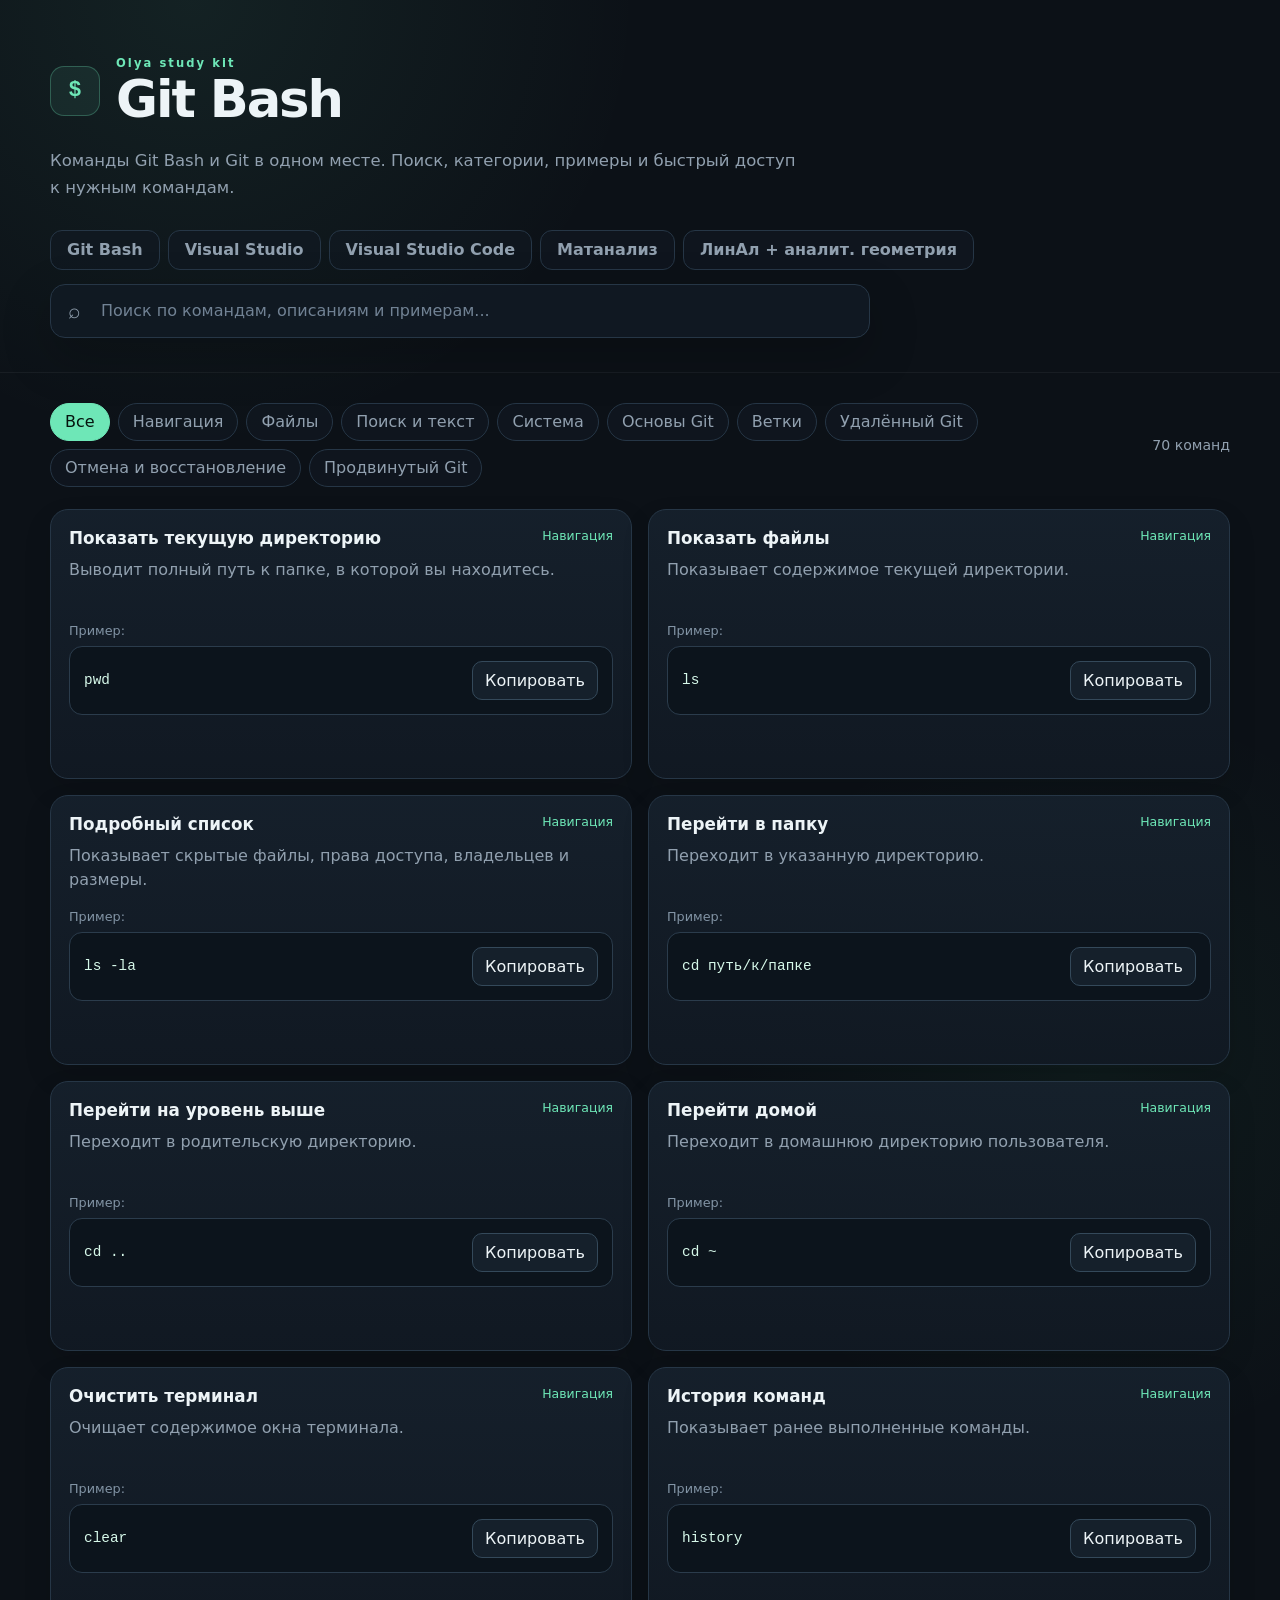
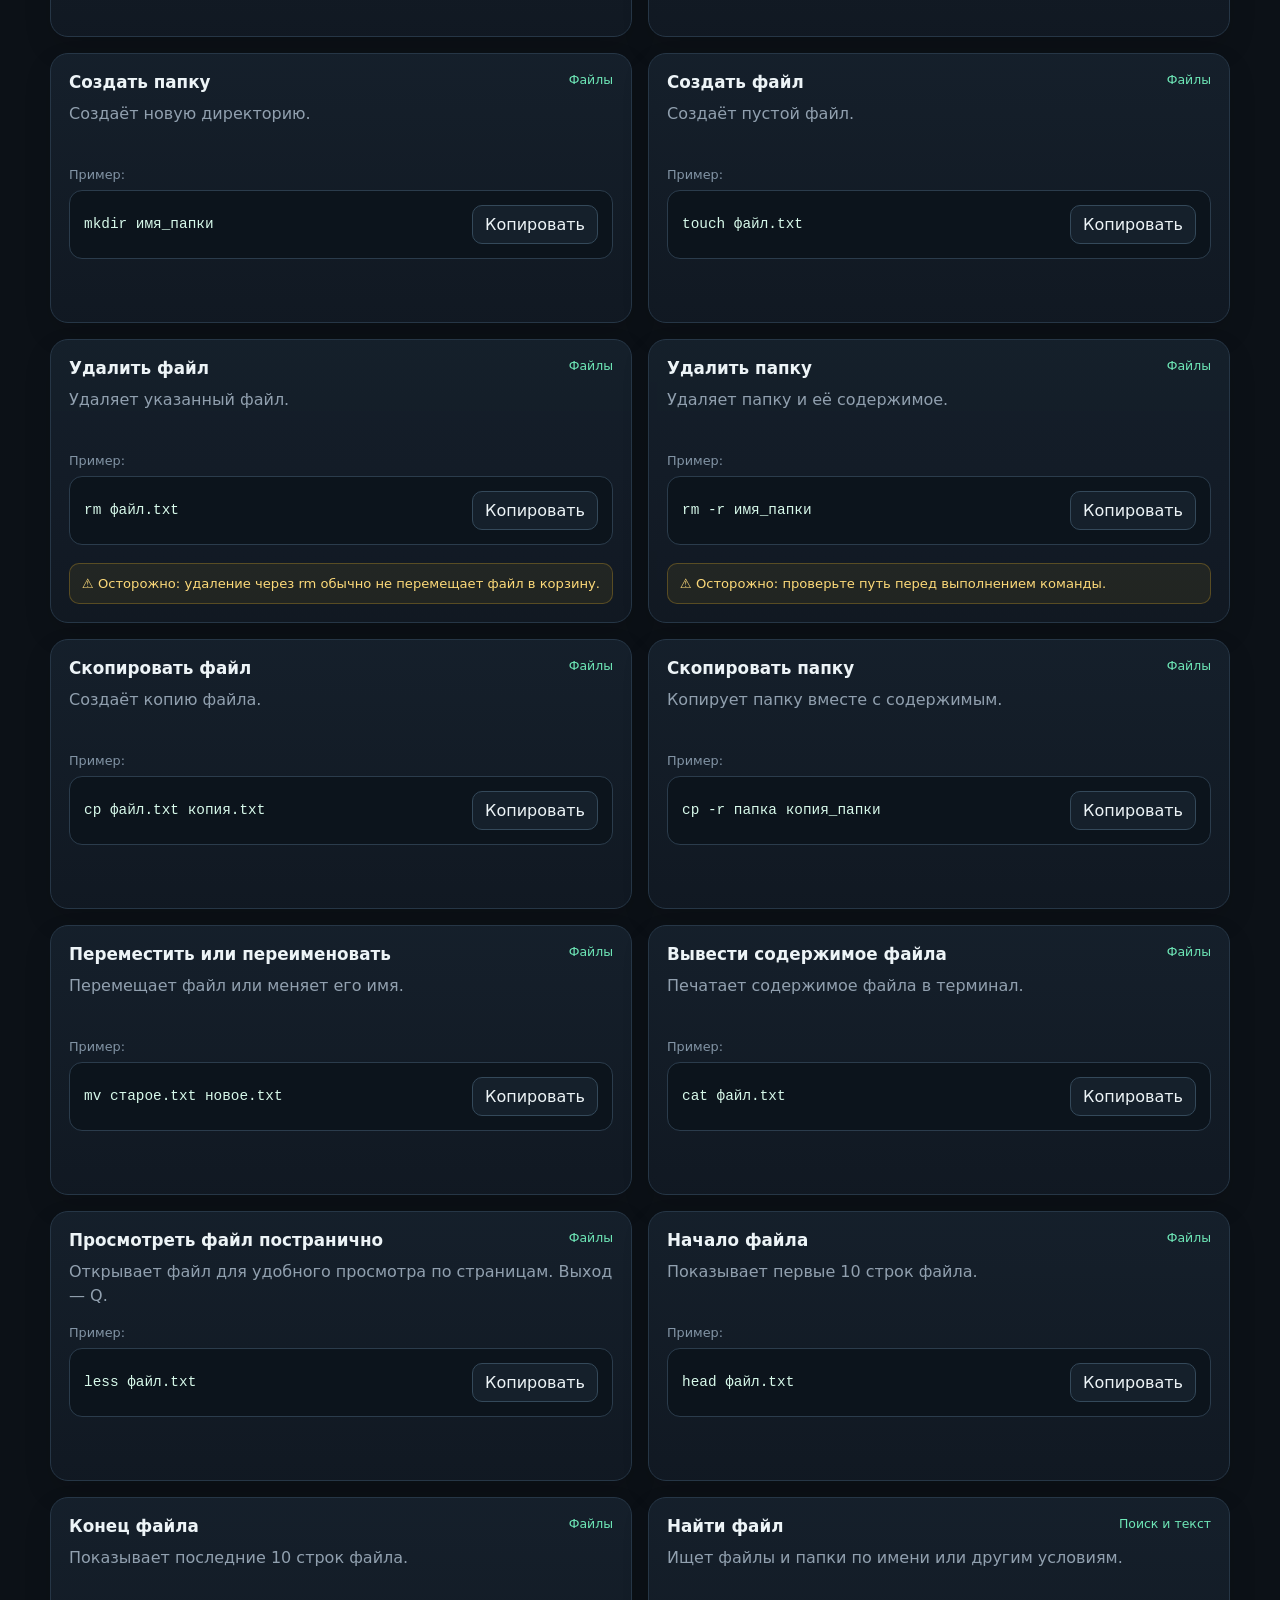
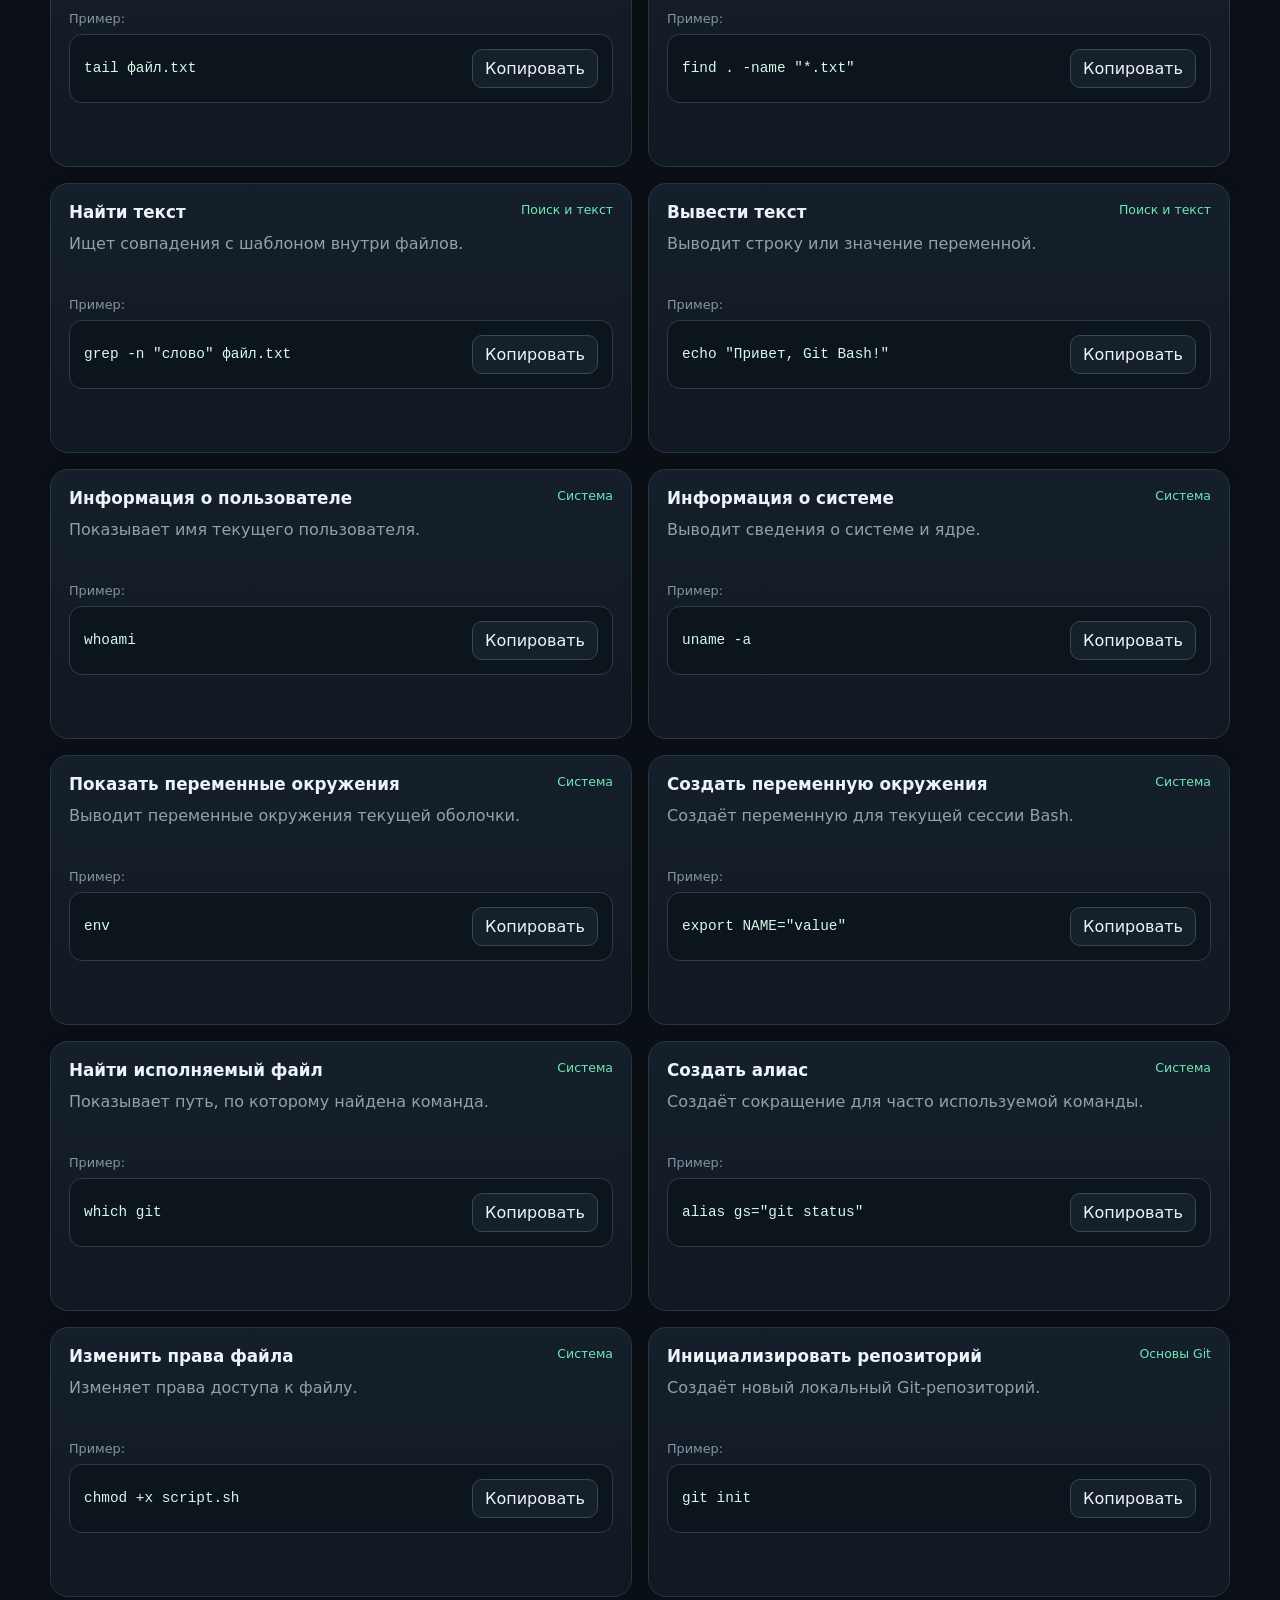
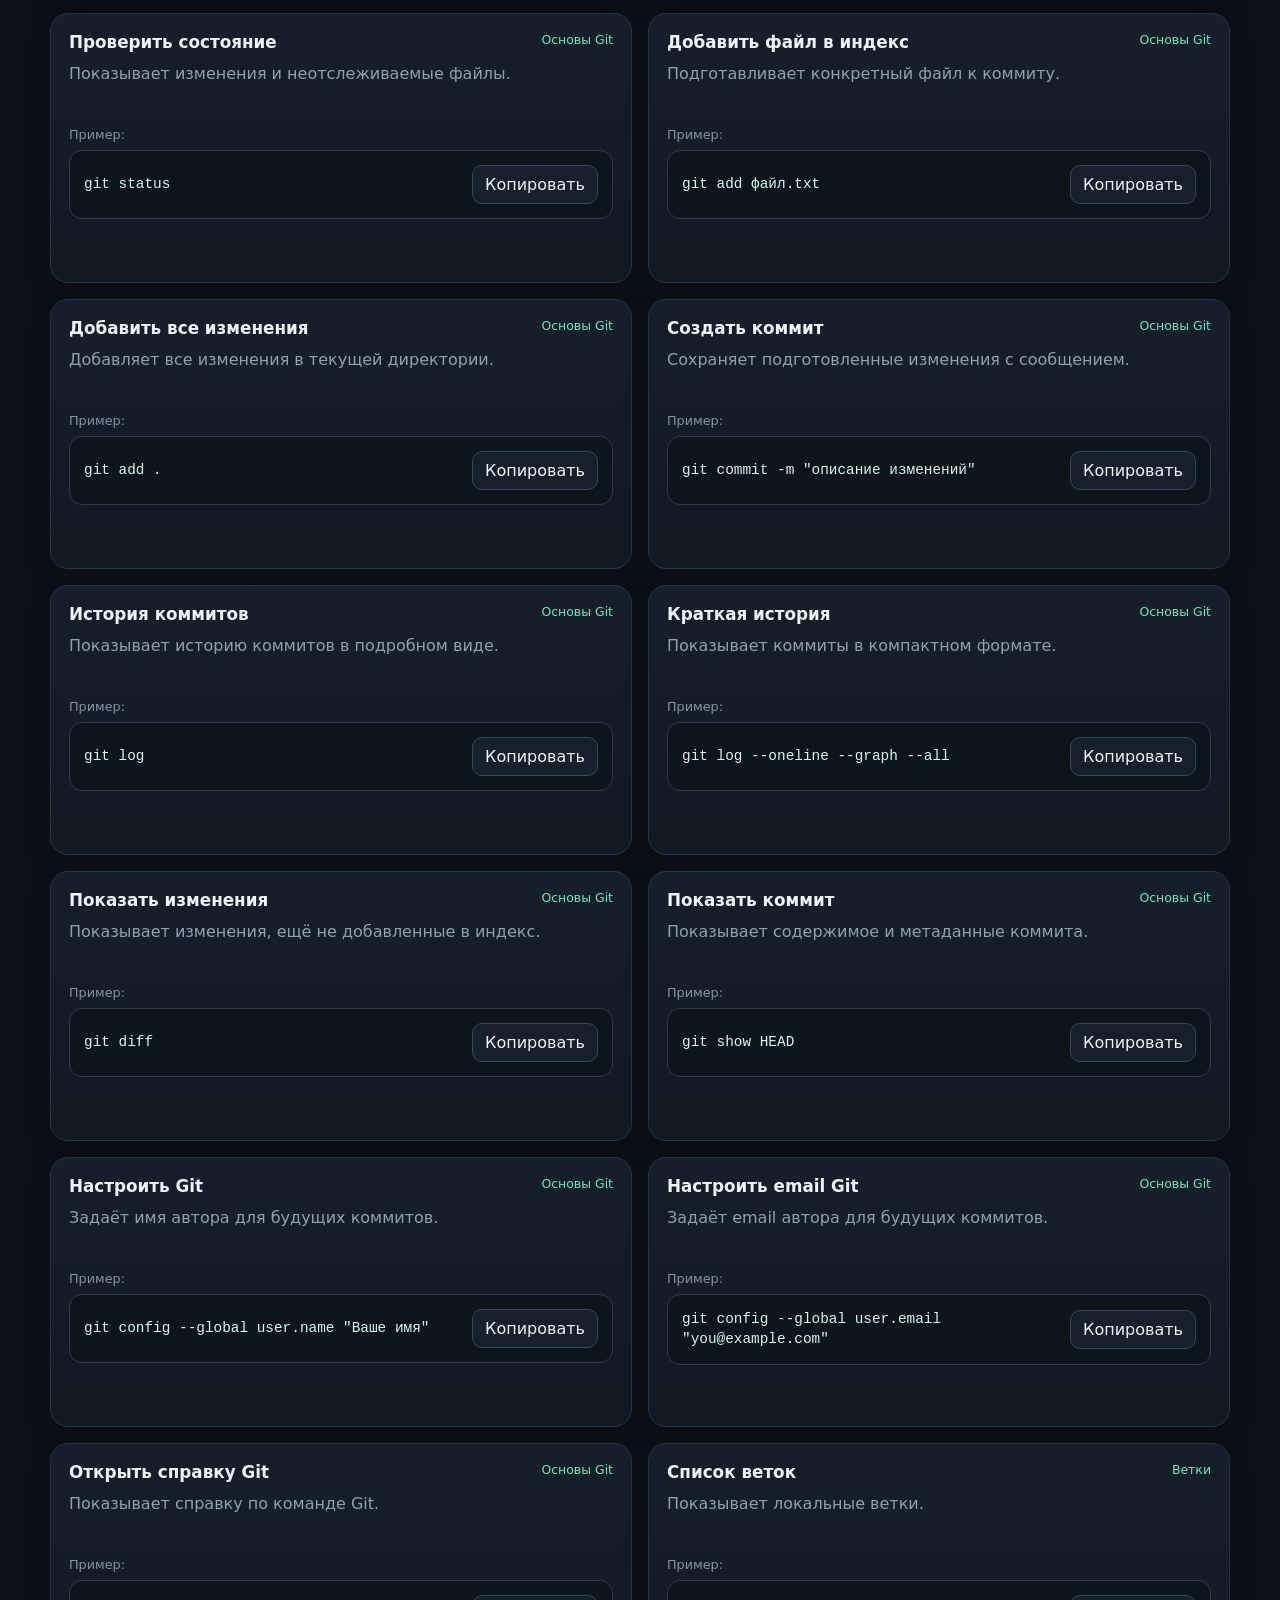
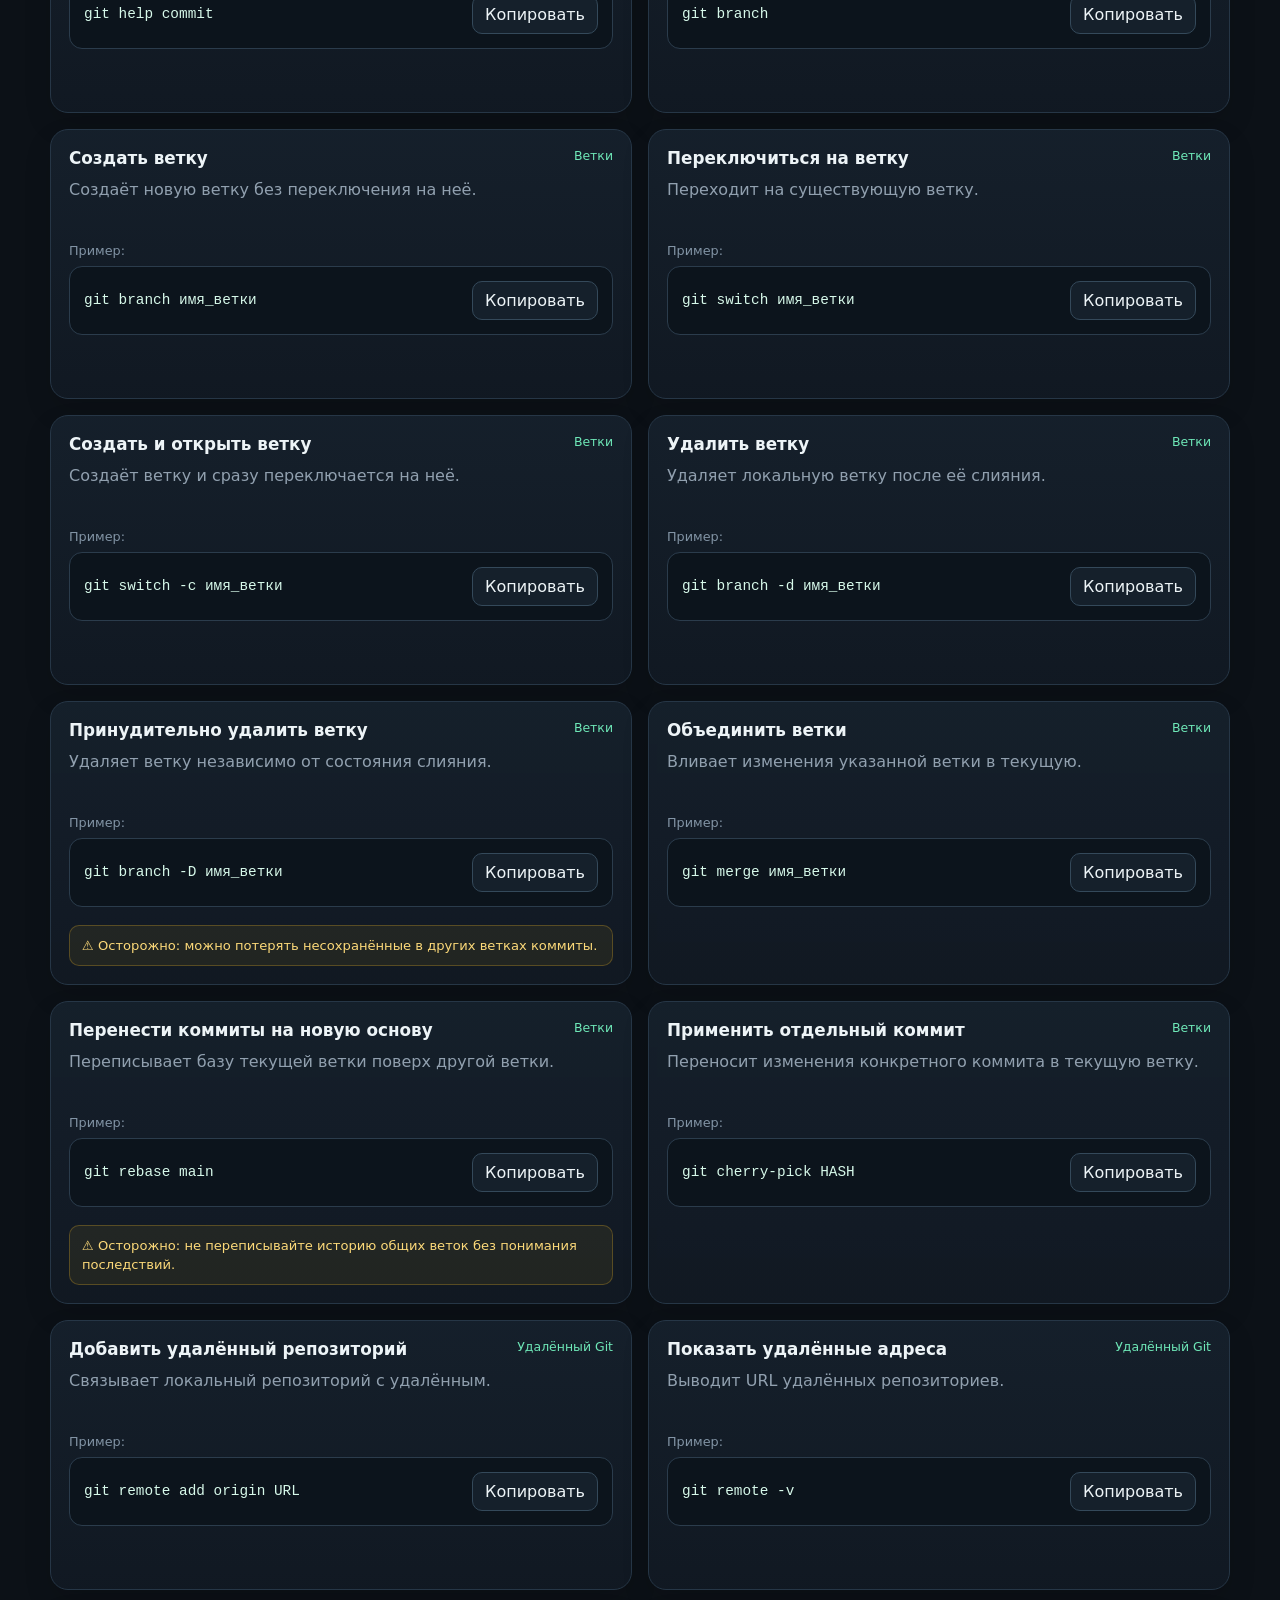
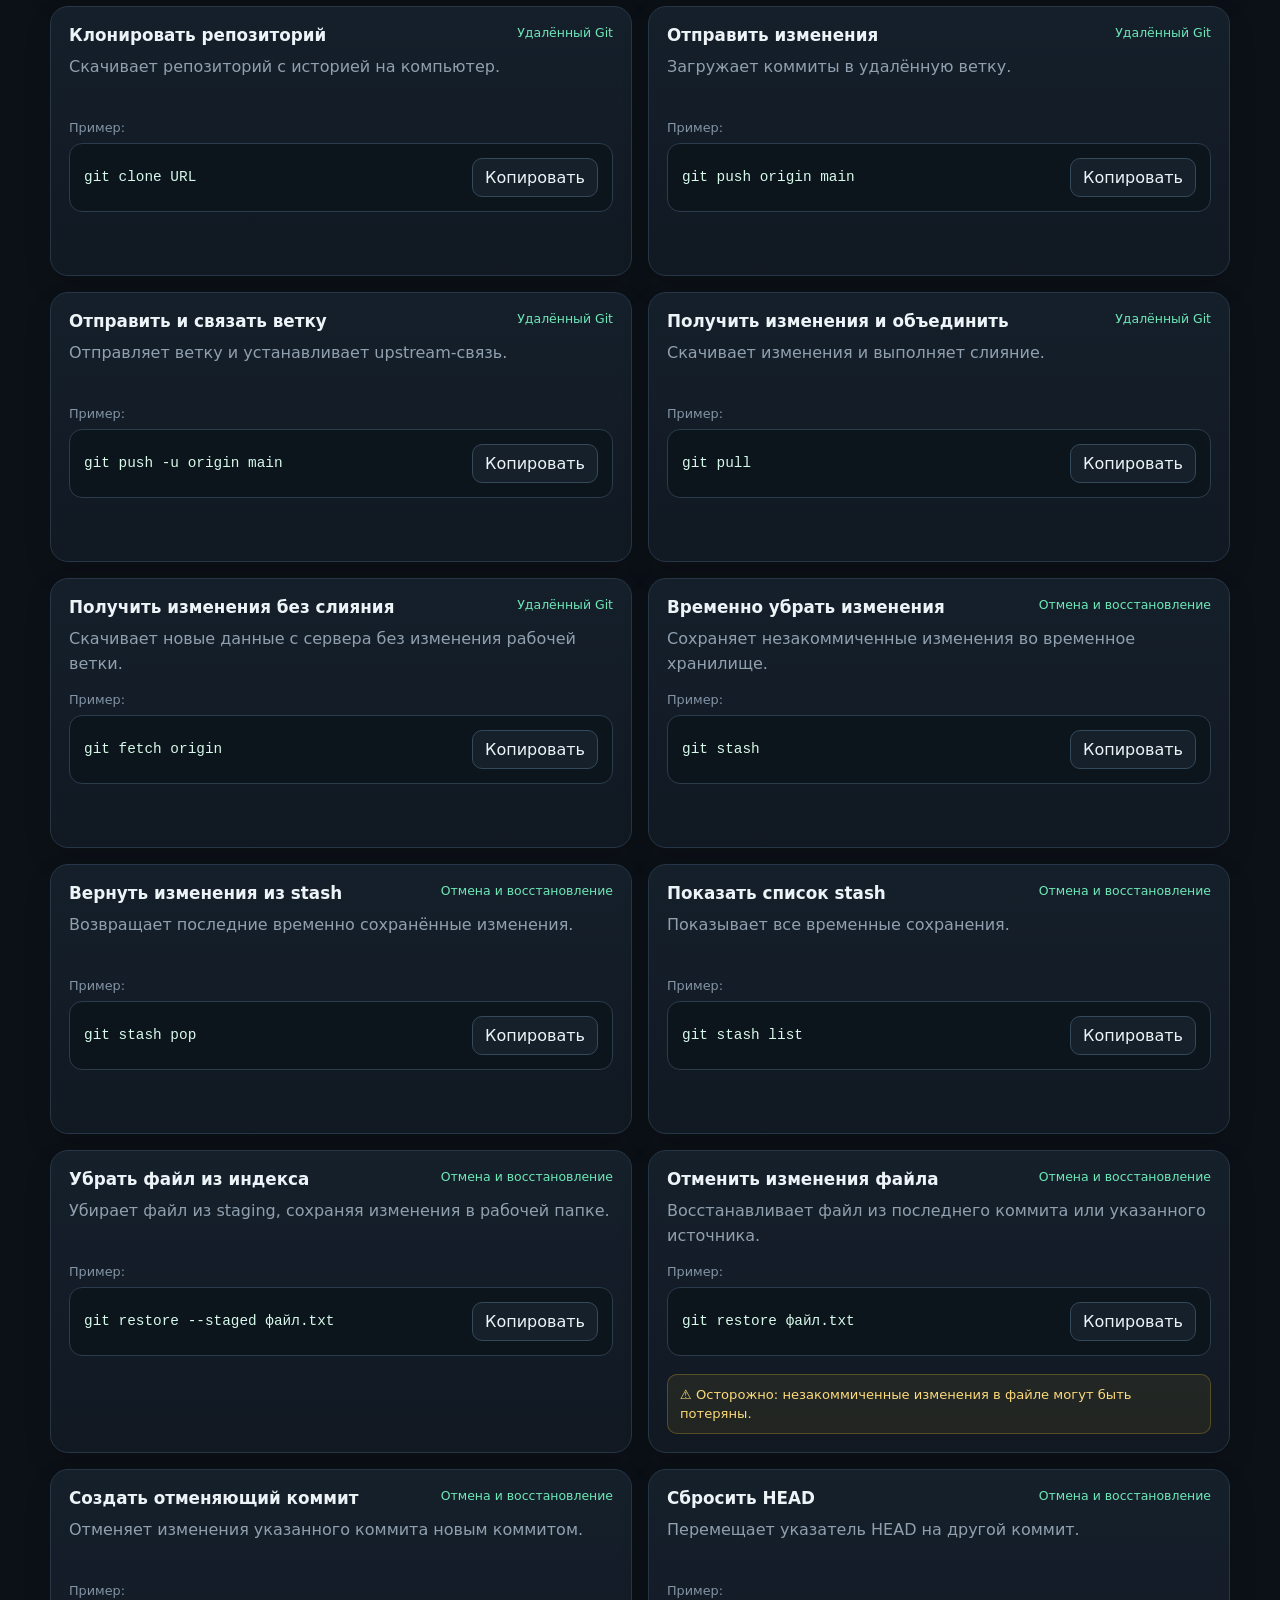
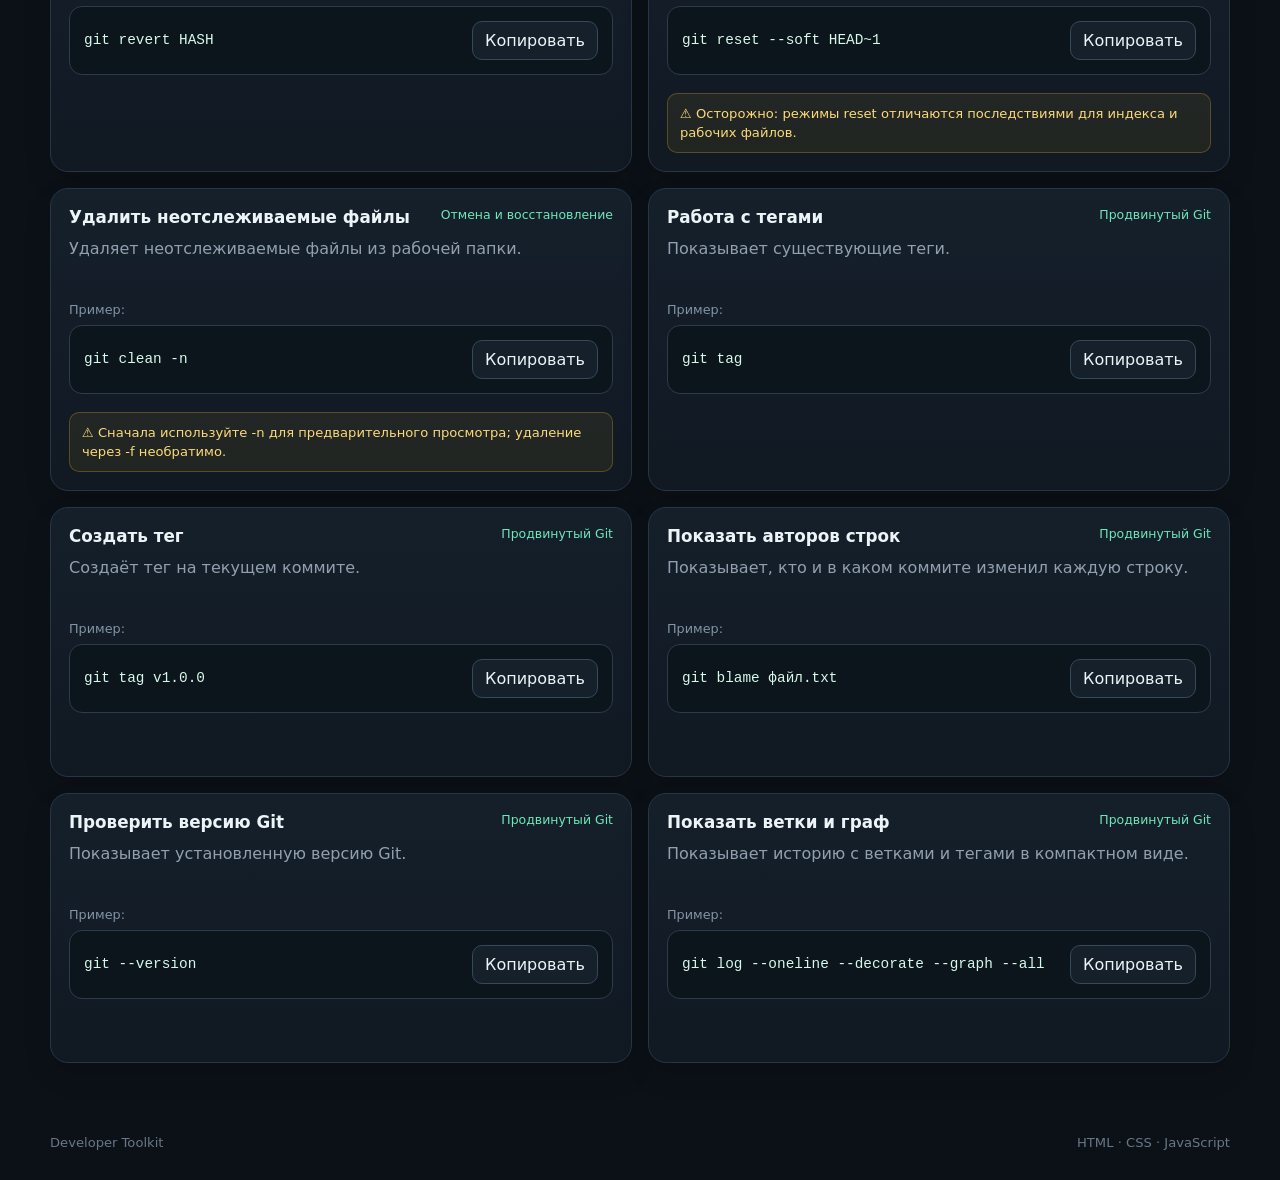
<file: index.html>
<!DOCTYPE html>
<html lang="ru">
<head>
  <meta charset="UTF-8">
  <meta name="viewport" content="width=device-width, initial-scale=1.0">
  <meta name="description" content="Developer Toolkit — Git Bash, Visual Studio и Visual Studio Code для Python и C++.">
  <title>Olya study kit — Git Bash</title>
  <link rel="stylesheet" href="styles.css">
</head>
<body>
  <div class="page">
    <header class="hero">
      <div class="hero__content">
        <div class="brand">
          <div class="brand__icon">$</div>
          <div>
            <span class="eyebrow">Olya study kit</span>
            <h1>Git Bash</h1>
          </div>
        </div>
        <p class="hero__text">Команды Git Bash и Git в одном месте. Поиск, категории, примеры и быстрый доступ к нужным командам.</p>
        <nav class="section-nav" aria-label="Разделы справочника">
  <a class="section-nav__item" href="index.html">Git Bash</a>
  <a class="section-nav__item" href="visual-studio.html">Visual Studio</a>
  <a class="section-nav__item" href="vscode.html">Visual Studio Code</a>
  <a class="section-nav__item" href="mathematical-analysis.html">Матанализ</a>
  <a class="section-nav__item" href="linear-algebra.html">ЛинАл + аналит. геометрия</a>
</nav>
        <div class="search" id="gitSearch">
          <span class="search__icon">⌕</span>
          <input id="searchInput" type="search" placeholder="Поиск по командам, описаниям и примерам..." autocomplete="off">
          <button id="clearSearch" class="search__clear" type="button" aria-label="Очистить поиск">×</button>
        </div>
      </div>
    </header>

    <main class="container">
<section id="gitbashView" class="view is-active" aria-label="Справочник Git Bash">
        <div class="toolbar">
          <div id="categoryTabs" class="tabs" role="tablist" aria-label="Категории команд"></div>
          <span id="commandCount" class="count"></span>
        </div>
        <section id="commandsGrid" class="commands-grid" aria-live="polite"></section>
        <div id="emptyState" class="empty hidden">
          <div class="empty__icon">⌁</div>
          <h2>Ничего не найдено</h2>
          <p>Попробуйте изменить поисковый запрос или выбрать другую категорию.</p>
        </div>
      </section>
    </main>

    <footer class="footer">
      <span>Developer Toolkit</span>
      <span>HTML · CSS · JavaScript</span>
    </footer>
  </div>
<script src="script.js"></script>
</body>
</html>
</file>
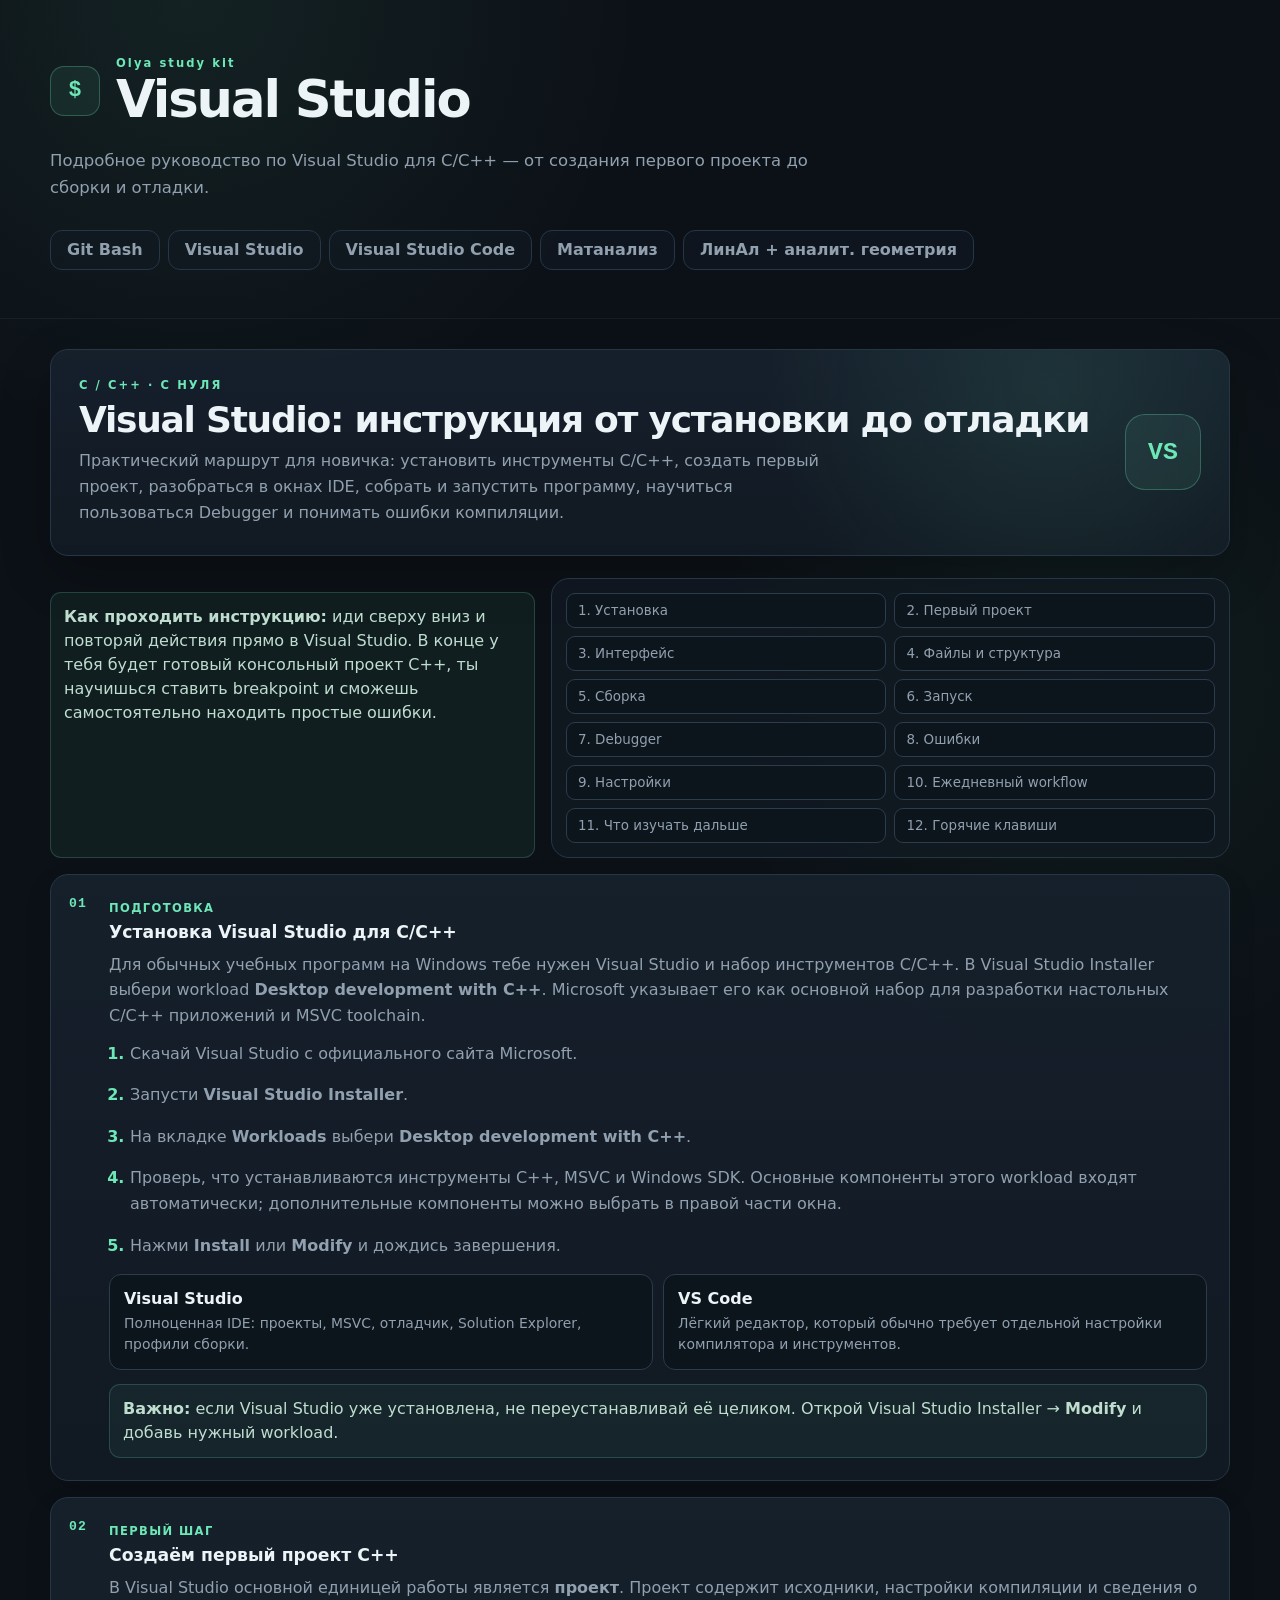
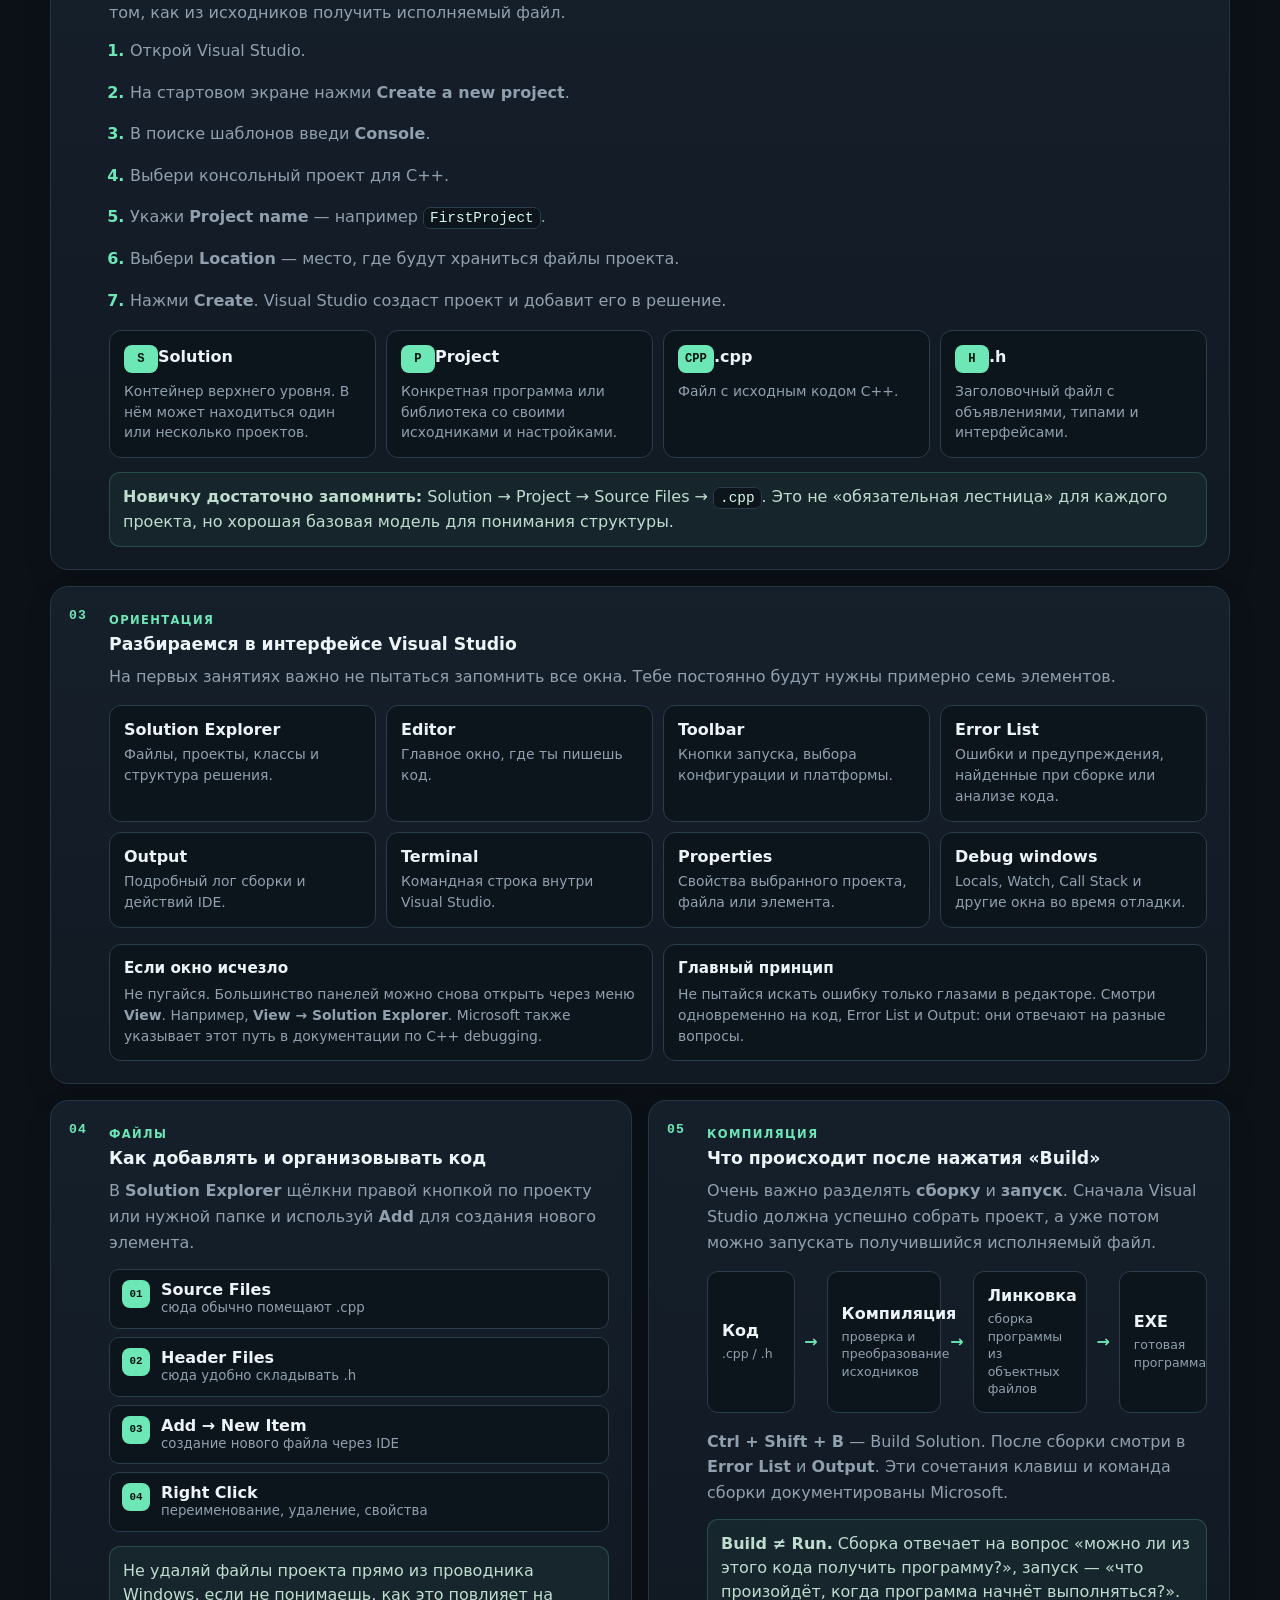
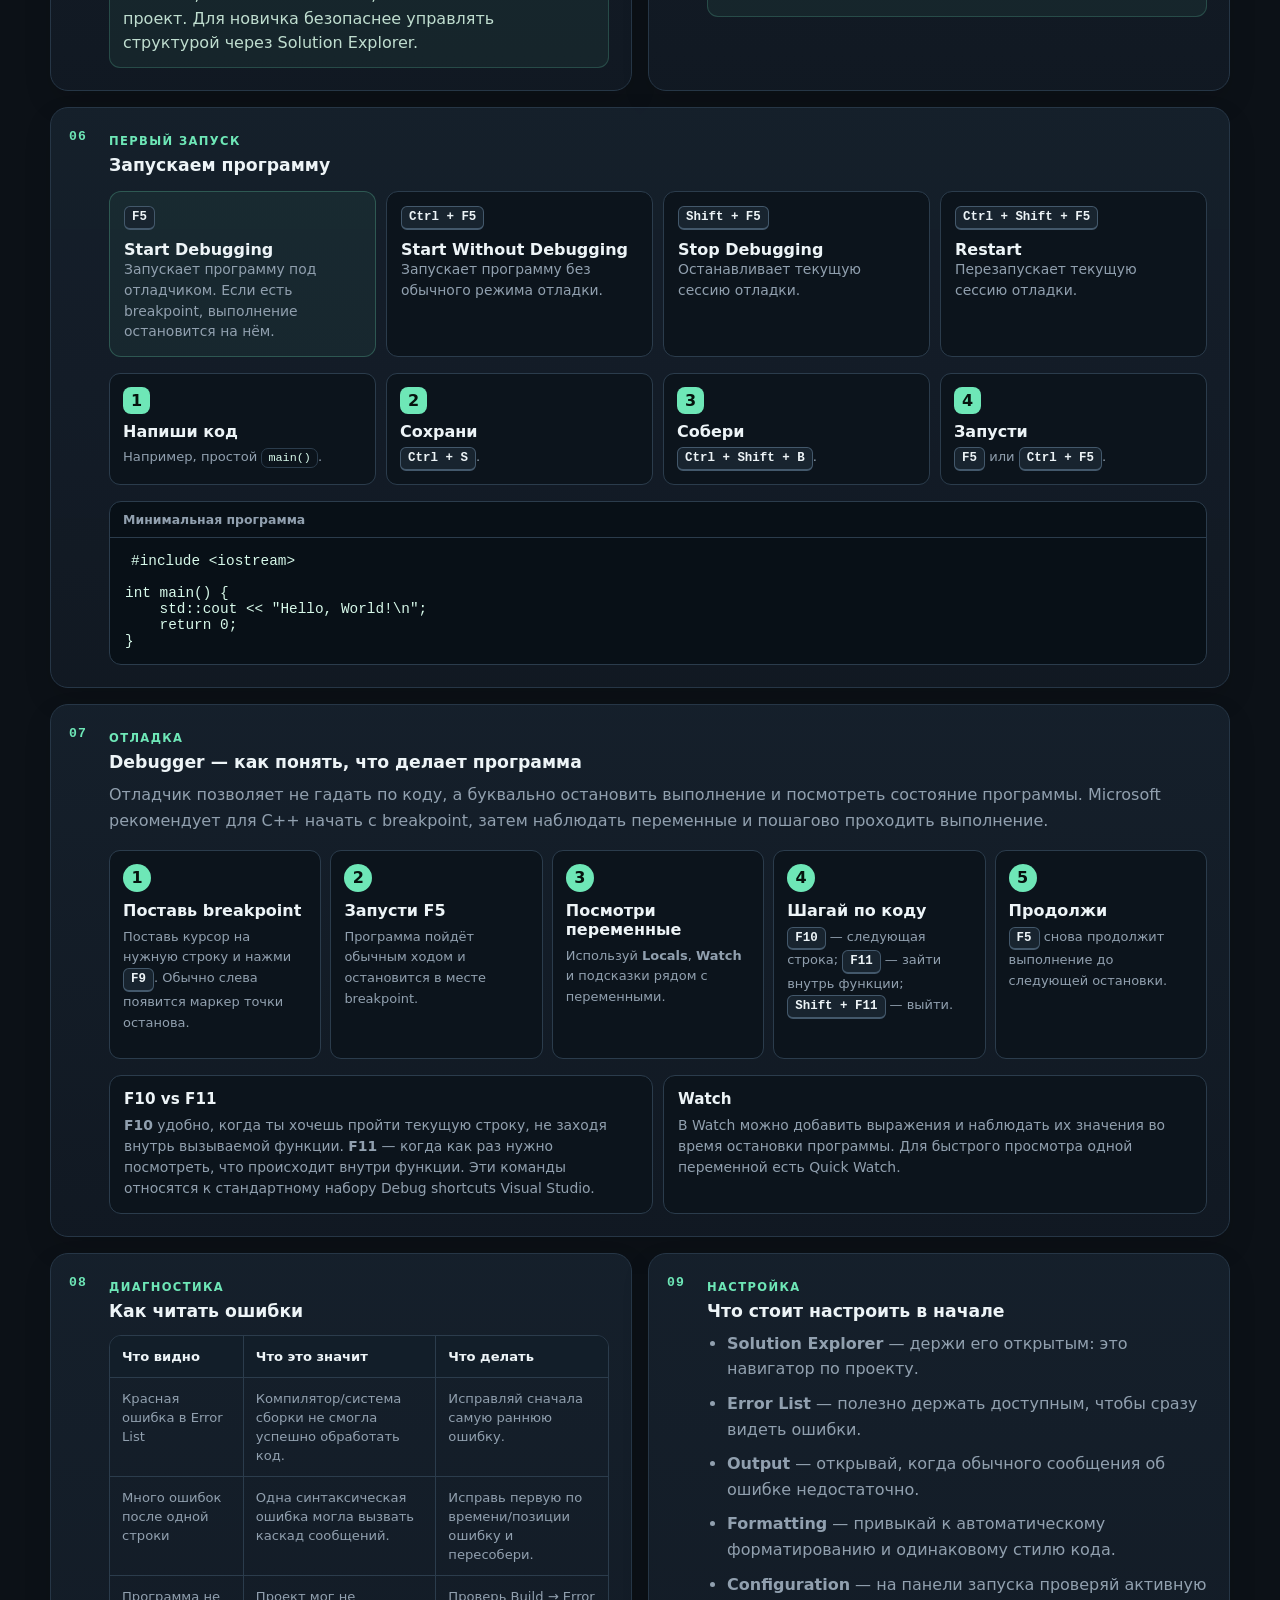
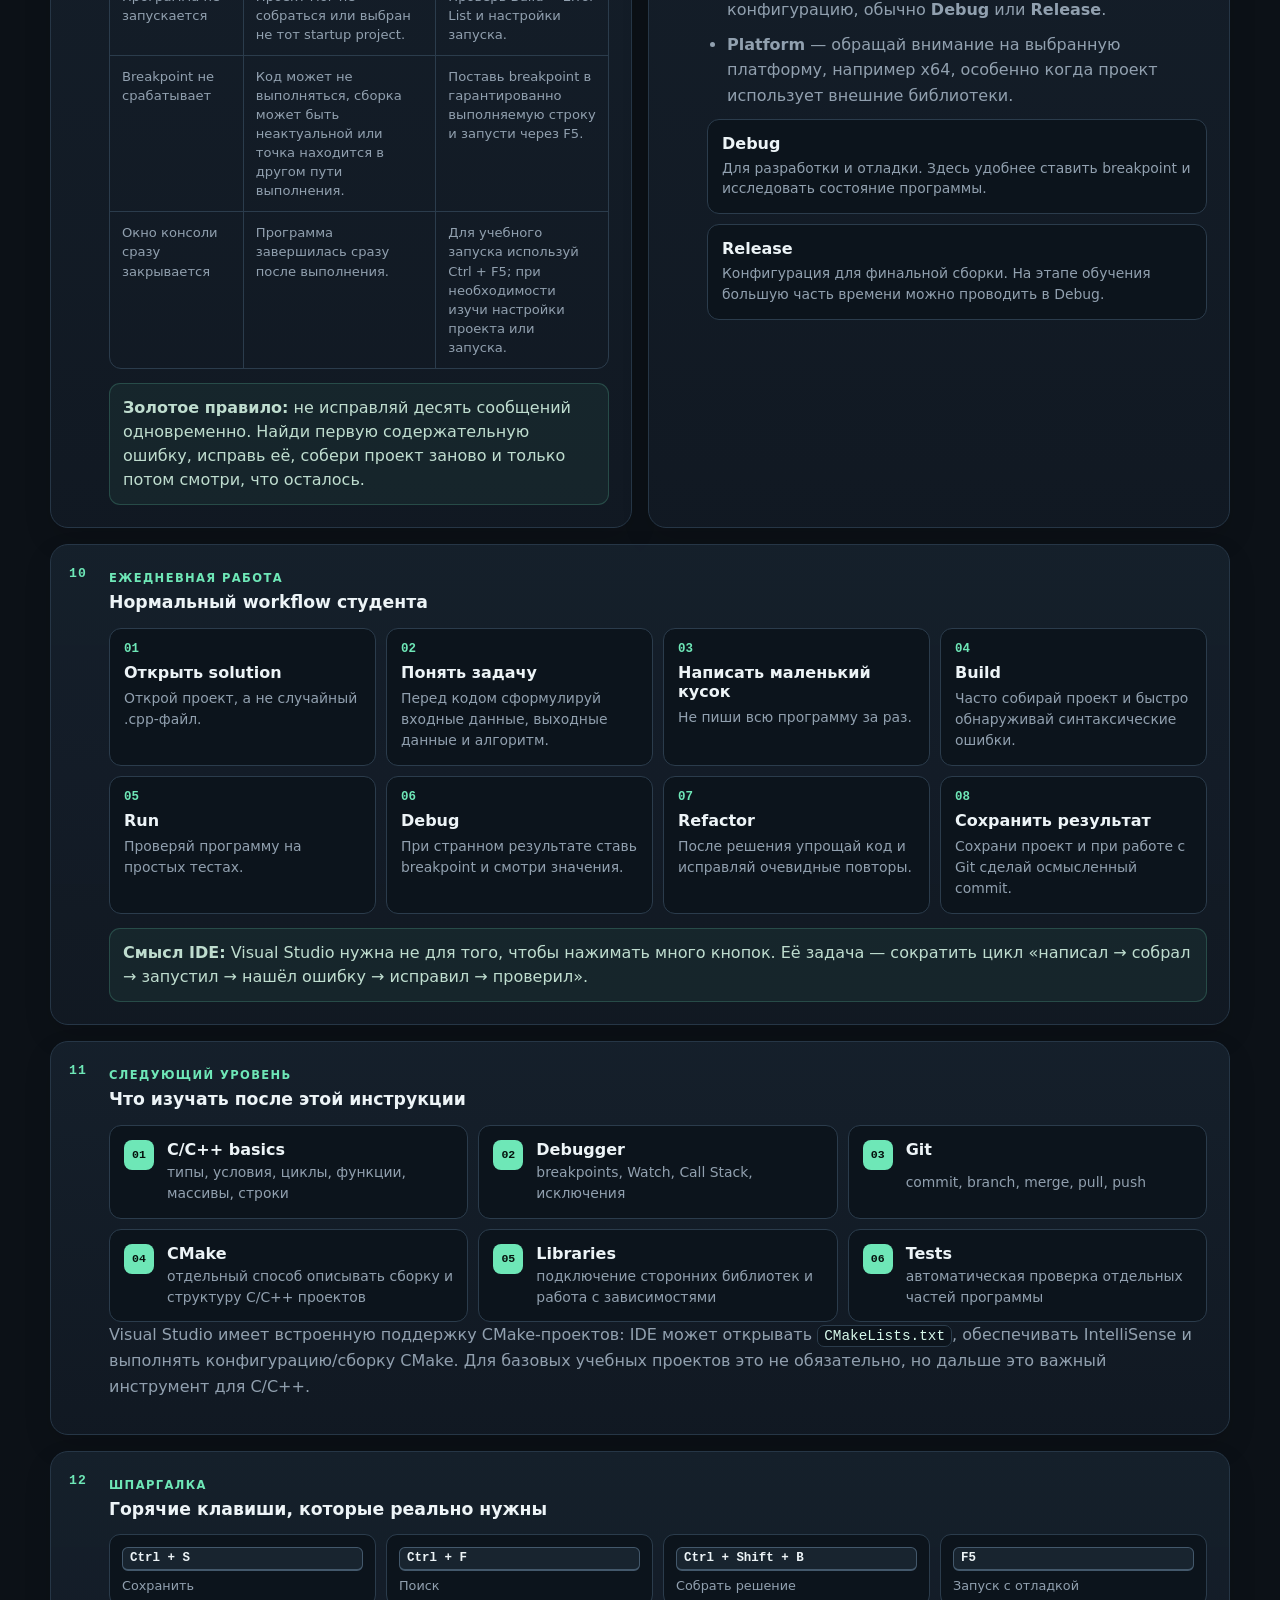
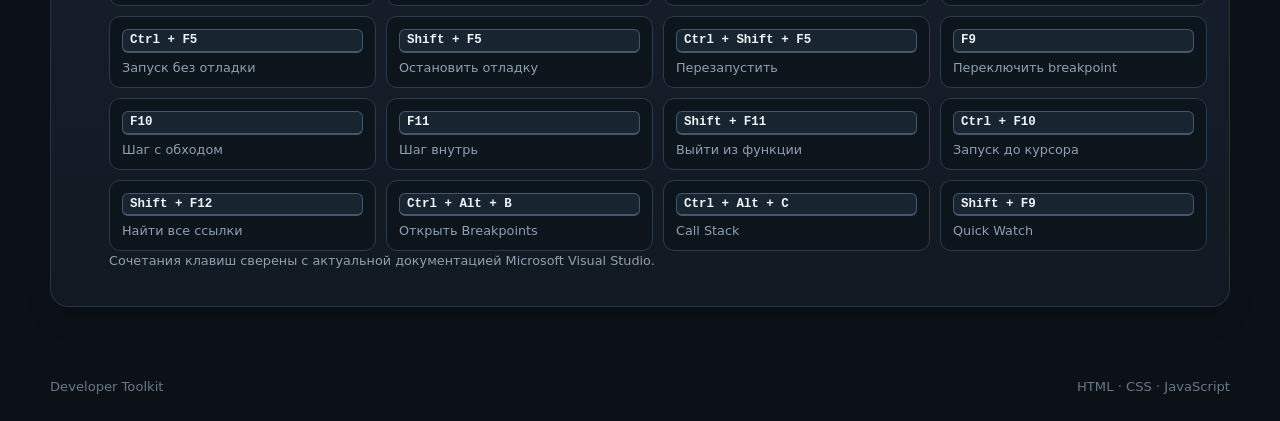
<file: visual-studio.html>
<!DOCTYPE html>
<html lang="ru">
<head>
  <meta charset="UTF-8">
  <meta name="viewport" content="width=device-width, initial-scale=1.0">
  <meta name="description" content="Olya study kit — Git Bash, Visual Studio и Visual Studio Code для Python и C++.">
  <title>Olya study kit — Visual Studio</title>
  <link rel="stylesheet" href="styles.css">
</head>
<body>
  <div class="page">
    <header class="hero">
      <div class="hero__content">
        <div class="brand">
          <div class="brand__icon">$</div>
          <div>
            <span class="eyebrow">Olya study kit</span>
            <h1>Visual Studio</h1>
          </div>
        </div>
        <p class="hero__text">Подробное руководство по Visual Studio для C/C++ — от создания первого проекта до сборки и отладки.</p>
        <nav class="section-nav" aria-label="Разделы справочника">
  <a class="section-nav__item" href="index.html">Git Bash</a>
  <a class="section-nav__item" href="visual-studio.html">Visual Studio</a>
  <a class="section-nav__item" href="vscode.html">Visual Studio Code</a>
  <a class="section-nav__item" href="mathematical-analysis.html">Матанализ</a>
  <a class="section-nav__item" href="linear-algebra.html">ЛинАл + аналит. геометрия</a>
</nav>
        
      </div>
    </header>

    <main class="container">
<section id="visualstudioView" class="view" aria-label="Полная инструкция по Visual Studio">
  <div class="guide-hero">
    <div>
      <span class="eyebrow">C / C++ · С НУЛЯ</span>
      <h2>Visual Studio: инструкция от установки до отладки</h2>
      <p>Практический маршрут для новичка: установить инструменты C/C++, создать первый проект, разобраться в окнах IDE, собрать и запустить программу, научиться пользоваться Debugger и понимать ошибки компиляции.</p>
    </div>
    <div class="guide-hero__badge">VS</div>
  </div>

  <div class="guide-intro">
    <div class="info-note">
      <b>Как проходить инструкцию:</b> иди сверху вниз и повторяй действия прямо в Visual Studio. В конце у тебя будет готовый консольный проект C++, ты научишься ставить breakpoint и сможешь самостоятельно находить простые ошибки.
    </div>
    <div class="guide-toc">
      <a href="#vs-install">1. Установка</a>
      <a href="#vs-project">2. Первый проект</a>
      <a href="#vs-interface">3. Интерфейс</a>
      <a href="#vs-files">4. Файлы и структура</a>
      <a href="#vs-build">5. Сборка</a>
      <a href="#vs-run">6. Запуск</a>
      <a href="#vs-debug">7. Debugger</a>
      <a href="#vs-errors">8. Ошибки</a>
      <a href="#vs-settings">9. Настройки</a>
      <a href="#vs-workflow">10. Ежедневный workflow</a>
      <a href="#vs-next">11. Что изучать дальше</a>
      <a href="#vs-hotkeys">12. Горячие клавиши</a>
    </div>
  </div>

  <div class="guide-grid guide-grid--full">
    <article id="vs-install" class="guide-card guide-card--wide guide-section-card">
      <div class="guide-card__number">01</div>
      <div>
        <span class="guide-label">ПОДГОТОВКА</span>
        <h3>Установка Visual Studio для C/C++</h3>
        <p>Для обычных учебных программ на Windows тебе нужен Visual Studio и набор инструментов C/C++. В Visual Studio Installer выбери workload <b>Desktop development with C++</b>. Microsoft указывает его как основной набор для разработки настольных C/C++ приложений и MSVC toolchain.</p>
        <ol class="guide-steps">
          <li>Скачай Visual Studio с официального сайта Microsoft.</li>
          <li>Запусти <b>Visual Studio Installer</b>.</li>
          <li>На вкладке <b>Workloads</b> выбери <b>Desktop development with C++</b>.</li>
          <li>Проверь, что устанавливаются инструменты C++, MSVC и Windows SDK. Основные компоненты этого workload входят автоматически; дополнительные компоненты можно выбрать в правой части окна.</li>
          <li>Нажми <b>Install</b> или <b>Modify</b> и дождись завершения.</li>
        </ol>
        <div class="guide-compare">
          <div><b>Visual Studio</b><span>Полноценная IDE: проекты, MSVC, отладчик, Solution Explorer, профили сборки.</span></div>
          <div><b>VS Code</b><span>Лёгкий редактор, который обычно требует отдельной настройки компилятора и инструментов.</span></div>
        </div>
        <div class="info-note"><b>Важно:</b> если Visual Studio уже установлена, не переустанавливай её целиком. Открой Visual Studio Installer → <b>Modify</b> и добавь нужный workload.</div>
      </div>
    </article>

    <article id="vs-project" class="guide-card guide-card--wide guide-section-card">
      <div class="guide-card__number">02</div>
      <div>
        <span class="guide-label">ПЕРВЫЙ ШАГ</span>
        <h3>Создаём первый проект C++</h3>
        <p>В Visual Studio основной единицей работы является <b>проект</b>. Проект содержит исходники, настройки компиляции и сведения о том, как из исходников получить исполняемый файл.</p>
        <ol class="guide-steps">
          <li>Открой Visual Studio.</li>
          <li>На стартовом экране нажми <b>Create a new project</b>.</li>
          <li>В поиске шаблонов введи <b>Console</b>.</li>
          <li>Выбери консольный проект для C++.</li>
          <li>Укажи <b>Project name</b> — например <code>FirstProject</code>.</li>
          <li>Выбери <b>Location</b> — место, где будут храниться файлы проекта.</li>
          <li>Нажми <b>Create</b>. Visual Studio создаст проект и добавит его в решение.</li>
        </ol>
        <div class="concept-grid">
          <div><span class="concept-icon">S</span><b>Solution</b><p>Контейнер верхнего уровня. В нём может находиться один или несколько проектов.</p></div>
          <div><span class="concept-icon">P</span><b>Project</b><p>Конкретная программа или библиотека со своими исходниками и настройками.</p></div>
          <div><span class="concept-icon">CPP</span><b>.cpp</b><p>Файл с исходным кодом C++.</p></div>
          <div><span class="concept-icon">H</span><b>.h</b><p>Заголовочный файл с объявлениями, типами и интерфейсами.</p></div>
        </div>
        <div class="info-note"><b>Новичку достаточно запомнить:</b> Solution → Project → Source Files → <code>.cpp</code>. Это не «обязательная лестница» для каждого проекта, но хорошая базовая модель для понимания структуры.</div>
      </div>
    </article>

    <article id="vs-interface" class="guide-card guide-card--wide guide-section-card">
      <div class="guide-card__number">03</div>
      <div>
        <span class="guide-label">ОРИЕНТАЦИЯ</span>
        <h3>Разбираемся в интерфейсе Visual Studio</h3>
        <p>На первых занятиях важно не пытаться запомнить все окна. Тебе постоянно будут нужны примерно семь элементов.</p>
        <div class="interface-grid">
          <div><b>Solution Explorer</b><span>Файлы, проекты, классы и структура решения.</span></div>
          <div><b>Editor</b><span>Главное окно, где ты пишешь код.</span></div>
          <div><b>Toolbar</b><span>Кнопки запуска, выбора конфигурации и платформы.</span></div>
          <div><b>Error List</b><span>Ошибки и предупреждения, найденные при сборке или анализе кода.</span></div>
          <div><b>Output</b><span>Подробный лог сборки и действий IDE.</span></div>
          <div><b>Terminal</b><span>Командная строка внутри Visual Studio.</span></div>
          <div><b>Properties</b><span>Свойства выбранного проекта, файла или элемента.</span></div>
          <div><b>Debug windows</b><span>Locals, Watch, Call Stack и другие окна во время отладки.</span></div>
        </div>
        <div class="guide-two-columns">
          <div>
            <h4>Если окно исчезло</h4>
            <p>Не пугайся. Большинство панелей можно снова открыть через меню <b>View</b>. Например, <b>View → Solution Explorer</b>. Microsoft также указывает этот путь в документации по C++ debugging.</p>
          </div>
          <div>
            <h4>Главный принцип</h4>
            <p>Не пытайся искать ошибку только глазами в редакторе. Смотри одновременно на код, Error List и Output: они отвечают на разные вопросы.</p>
          </div>
        </div>
      </div>
    </article>

    <article id="vs-files" class="guide-card guide-section-card">
      <div class="guide-card__number">04</div>
      <span class="guide-label">ФАЙЛЫ</span>
      <h3>Как добавлять и организовывать код</h3>
      <p>В <b>Solution Explorer</b> щёлкни правой кнопкой по проекту или нужной папке и используй <b>Add</b> для создания нового элемента.</p>
      <div class="flow-list">
        <div><span>01</span><b>Source Files</b><small>сюда обычно помещают .cpp</small></div>
        <div><span>02</span><b>Header Files</b><small>сюда удобно складывать .h</small></div>
        <div><span>03</span><b>Add → New Item</b><small>создание нового файла через IDE</small></div>
        <div><span>04</span><b>Right Click</b><small>переименование, удаление, свойства</small></div>
      </div>
      <div class="info-note">Не удаляй файлы проекта прямо из проводника Windows, если не понимаешь, как это повлияет на проект. Для новичка безопаснее управлять структурой через Solution Explorer.</div>
    </article>

    <article id="vs-build" class="guide-card guide-section-card">
      <div class="guide-card__number">05</div>
      <span class="guide-label">КОМПИЛЯЦИЯ</span>
      <h3>Что происходит после нажатия «Build»</h3>
      <p>Очень важно разделять <b>сборку</b> и <b>запуск</b>. Сначала Visual Studio должна успешно собрать проект, а уже потом можно запускать получившийся исполняемый файл.</p>
      <div class="pipeline">
        <div><strong>Код</strong><span>.cpp / .h</span></div>
        <b>→</b>
        <div><strong>Компиляция</strong><span>проверка и преобразование исходников</span></div>
        <b>→</b>
        <div><strong>Линковка</strong><span>сборка программы из объектных файлов</span></div>
        <b>→</b>
        <div><strong>EXE</strong><span>готовая программа</span></div>
      </div>
      <p class="guide-muted"><b>Ctrl + Shift + B</b> — Build Solution. После сборки смотри в <b>Error List</b> и <b>Output</b>. Эти сочетания клавиш и команда сборки документированы Microsoft.</p>
      <div class="info-note"><b>Build ≠ Run.</b> Сборка отвечает на вопрос «можно ли из этого кода получить программу?», запуск — «что произойдёт, когда программа начнёт выполняться?».</div>
    </article>

    <article id="vs-run" class="guide-card guide-card--wide guide-section-card">
      <div class="guide-card__number">06</div>
      <div>
        <span class="guide-label">ПЕРВЫЙ ЗАПУСК</span>
        <h3>Запускаем программу</h3>
        <div class="launch-grid">
          <div class="launch-card launch-card--primary"><kbd>F5</kbd><b>Start Debugging</b><p>Запускает программу под отладчиком. Если есть breakpoint, выполнение остановится на нём.</p></div>
          <div class="launch-card"><kbd>Ctrl + F5</kbd><b>Start Without Debugging</b><p>Запускает программу без обычного режима отладки.</p></div>
          <div class="launch-card"><kbd>Shift + F5</kbd><b>Stop Debugging</b><p>Останавливает текущую сессию отладки.</p></div>
          <div class="launch-card"><kbd>Ctrl + Shift + F5</kbd><b>Restart</b><p>Перезапускает текущую сессию отладки.</p></div>
        </div>
        <div class="guide-steps-row">
          <div><span>1</span><b>Напиши код</b><p>Например, простой <code>main()</code>.</p></div>
          <div><span>2</span><b>Сохрани</b><p><kbd>Ctrl + S</kbd>.</p></div>
          <div><span>3</span><b>Собери</b><p><kbd>Ctrl + Shift + B</kbd>.</p></div>
          <div><span>4</span><b>Запусти</b><p><kbd>F5</kbd> или <kbd>Ctrl + F5</kbd>.</p></div>
        </div>
        <div class="code-demo"><span class="code-demo__title">Минимальная программа</span><pre><code>#include &lt;iostream&gt;

int main() {
    std::cout &lt;&lt; "Hello, World!\n";
    return 0;
}</code></pre></div>
      </div>
    </article>

    <article id="vs-debug" class="guide-card guide-card--wide guide-section-card">
      <div class="guide-card__number">07</div>
      <div>
        <span class="guide-label">ОТЛАДКА</span>
        <h3>Debugger — как понять, что делает программа</h3>
        <p>Отладчик позволяет не гадать по коду, а буквально остановить выполнение и посмотреть состояние программы. Microsoft рекомендует для C++ начать с breakpoint, затем наблюдать переменные и пошагово проходить выполнение.</p>
        <div class="debug-timeline">
          <div><span>1</span><b>Поставь breakpoint</b><p>Поставь курсор на нужную строку и нажми <kbd>F9</kbd>. Обычно слева появится маркер точки останова.</p></div>
          <div><span>2</span><b>Запусти F5</b><p>Программа пойдёт обычным ходом и остановится в месте breakpoint.</p></div>
          <div><span>3</span><b>Посмотри переменные</b><p>Используй <b>Locals</b>, <b>Watch</b> и подсказки рядом с переменными.</p></div>
          <div><span>4</span><b>Шагай по коду</b><p><kbd>F10</kbd> — следующая строка; <kbd>F11</kbd> — зайти внутрь функции; <kbd>Shift + F11</kbd> — выйти.</p></div>
          <div><span>5</span><b>Продолжи</b><p><kbd>F5</kbd> снова продолжит выполнение до следующей остановки.</p></div>
        </div>
        <div class="guide-two-columns">
          <div>
            <h4>F10 vs F11</h4>
            <p><b>F10</b> удобно, когда ты хочешь пройти текущую строку, не заходя внутрь вызываемой функции. <b>F11</b> — когда как раз нужно посмотреть, что происходит внутри функции. Эти команды относятся к стандартному набору Debug shortcuts Visual Studio.</p>
          </div>
          <div>
            <h4>Watch</h4>
            <p>В Watch можно добавить выражения и наблюдать их значения во время остановки программы. Для быстрого просмотра одной переменной есть Quick Watch.</p>
          </div>
        </div>
      </div>
    </article>

    <article id="vs-errors" class="guide-card guide-section-card">
      <div class="guide-card__number">08</div>
      <span class="guide-label">ДИАГНОСТИКА</span>
      <h3>Как читать ошибки</h3>
      <div class="error-table">
        <div class="error-row error-row--head"><span>Что видно</span><span>Что это значит</span><span>Что делать</span></div>
        <div class="error-row"><span>Красная ошибка в Error List</span><span>Компилятор/система сборки не смогла успешно обработать код.</span><span>Исправляй сначала самую раннюю ошибку.</span></div>
        <div class="error-row"><span>Много ошибок после одной строки</span><span>Одна синтаксическая ошибка могла вызвать каскад сообщений.</span><span>Исправь первую по времени/позиции ошибку и пересобери.</span></div>
        <div class="error-row"><span>Программа не запускается</span><span>Проект мог не собраться или выбран не тот startup project.</span><span>Проверь Build → Error List и настройки запуска.</span></div>
        <div class="error-row"><span>Breakpoint не срабатывает</span><span>Код может не выполняться, сборка может быть неактуальной или точка находится в другом пути выполнения.</span><span>Поставь breakpoint в гарантированно выполняемую строку и запусти через F5.</span></div>
        <div class="error-row"><span>Окно консоли сразу закрывается</span><span>Программа завершилась сразу после выполнения.</span><span>Для учебного запуска используй Ctrl + F5; при необходимости изучи настройки проекта или запуска.</span></div>
      </div>
      <div class="info-note"><b>Золотое правило:</b> не исправляй десять сообщений одновременно. Найди первую содержательную ошибку, исправь её, собери проект заново и только потом смотри, что осталось.</div>
    </article>

    <article id="vs-settings" class="guide-card guide-section-card">
      <div class="guide-card__number">09</div>
      <span class="guide-label">НАСТРОЙКА</span>
      <h3>Что стоит настроить в начале</h3>
      <ul class="feature-list feature-list--large">
        <li><b>Solution Explorer</b> — держи его открытым: это навигатор по проекту.</li>
        <li><b>Error List</b> — полезно держать доступным, чтобы сразу видеть ошибки.</li>
        <li><b>Output</b> — открывай, когда обычного сообщения об ошибке недостаточно.</li>
        <li><b>Formatting</b> — привыкай к автоматическому форматированию и одинаковому стилю кода.</li>
        <li><b>Configuration</b> — на панели запуска проверяй активную конфигурацию, обычно <b>Debug</b> или <b>Release</b>.</li>
        <li><b>Platform</b> — обращай внимание на выбранную платформу, например x64, особенно когда проект использует внешние библиотеки.</li>
      </ul>
      <div class="settings-card"><b>Debug</b><span>Для разработки и отладки. Здесь удобнее ставить breakpoint и исследовать состояние программы.</span></div>
      <div class="settings-card"><b>Release</b><span>Конфигурация для финальной сборки. На этапе обучения большую часть времени можно проводить в Debug.</span></div>
    </article>

    <article id="vs-workflow" class="guide-card guide-card--wide guide-section-card">
      <div class="guide-card__number">10</div>
      <div>
        <span class="guide-label">ЕЖЕДНЕВНАЯ РАБОТА</span>
        <h3>Нормальный workflow студента</h3>
        <div class="workflow-grid">
          <div><strong>01</strong><b>Открыть solution</b><span>Открой проект, а не случайный .cpp-файл.</span></div>
          <div><strong>02</strong><b>Понять задачу</b><span>Перед кодом сформулируй входные данные, выходные данные и алгоритм.</span></div>
          <div><strong>03</strong><b>Написать маленький кусок</b><span>Не пиши всю программу за раз.</span></div>
          <div><strong>04</strong><b>Build</b><span>Часто собирай проект и быстро обнаруживай синтаксические ошибки.</span></div>
          <div><strong>05</strong><b>Run</b><span>Проверяй программу на простых тестах.</span></div>
          <div><strong>06</strong><b>Debug</b><span>При странном результате ставь breakpoint и смотри значения.</span></div>
          <div><strong>07</strong><b>Refactor</b><span>После решения упрощай код и исправляй очевидные повторы.</span></div>
          <div><strong>08</strong><b>Сохранить результат</b><span>Сохрани проект и при работе с Git сделай осмысленный commit.</span></div>
        </div>
        <div class="info-note"><b>Смысл IDE:</b> Visual Studio нужна не для того, чтобы нажимать много кнопок. Её задача — сократить цикл «написал → собрал → запустил → нашёл ошибку → исправил → проверил».</div>
      </div>
    </article>

    <article id="vs-next" class="guide-card guide-card--wide guide-section-card">
      <div class="guide-card__number">11</div>
      <div>
        <span class="guide-label">СЛЕДУЮЩИЙ УРОВЕНЬ</span>
        <h3>Что изучать после этой инструкции</h3>
        <div class="roadmap">
          <div><span>01</span><b>C/C++ basics</b><small>типы, условия, циклы, функции, массивы, строки</small></div>
          <div><span>02</span><b>Debugger</b><small>breakpoints, Watch, Call Stack, исключения</small></div>
          <div><span>03</span><b>Git</b><small>commit, branch, merge, pull, push</small></div>
          <div><span>04</span><b>CMake</b><small>отдельный способ описывать сборку и структуру C/C++ проектов</small></div>
          <div><span>05</span><b>Libraries</b><small>подключение сторонних библиотек и работа с зависимостями</small></div>
          <div><span>06</span><b>Tests</b><small>автоматическая проверка отдельных частей программы</small></div>
        </div>
        <p>Visual Studio имеет встроенную поддержку CMake-проектов: IDE может открывать <code>CMakeLists.txt</code>, обеспечивать IntelliSense и выполнять конфигурацию/сборку CMake. Для базовых учебных проектов это не обязательно, но дальше это важный инструмент для C/C++.</p>
      </div>
    </article>

    <article id="vs-hotkeys" class="guide-card guide-card--wide guide-section-card">
      <div class="guide-card__number">12</div>
      <div>
        <span class="guide-label">ШПАРГАЛКА</span>
        <h3>Горячие клавиши, которые реально нужны</h3>
        <div class="hotkeys hotkeys--large">
          <div><kbd>Ctrl + S</kbd><span>Сохранить</span></div>
          <div><kbd>Ctrl + F</kbd><span>Поиск</span></div>
          <div><kbd>Ctrl + Shift + B</kbd><span>Собрать решение</span></div>
          <div><kbd>F5</kbd><span>Запуск с отладкой</span></div>
          <div><kbd>Ctrl + F5</kbd><span>Запуск без отладки</span></div>
          <div><kbd>Shift + F5</kbd><span>Остановить отладку</span></div>
          <div><kbd>Ctrl + Shift + F5</kbd><span>Перезапустить</span></div>
          <div><kbd>F9</kbd><span>Переключить breakpoint</span></div>
          <div><kbd>F10</kbd><span>Шаг с обходом</span></div>
          <div><kbd>F11</kbd><span>Шаг внутрь</span></div>
          <div><kbd>Shift + F11</kbd><span>Выйти из функции</span></div>
          <div><kbd>Ctrl + F10</kbd><span>Запуск до курсора</span></div>
          <div><kbd>Shift + F12</kbd><span>Найти все ссылки</span></div>
          <div><kbd>Ctrl + Alt + B</kbd><span>Открыть Breakpoints</span></div>
          <div><kbd>Ctrl + Alt + C</kbd><span>Call Stack</span></div>
          <div><kbd>Shift + F9</kbd><span>Quick Watch</span></div>
        </div>
        <p class="guide-source">Сочетания клавиш сверены с актуальной документацией Microsoft Visual Studio.</p>
      </div>
    </article>
  </div>
</div>
</section>
    </main>

    <footer class="footer">
      <span>Developer Toolkit</span>
      <span>HTML · CSS · JavaScript</span>
    </footer>
  </div>

</body>
</html>
</file>
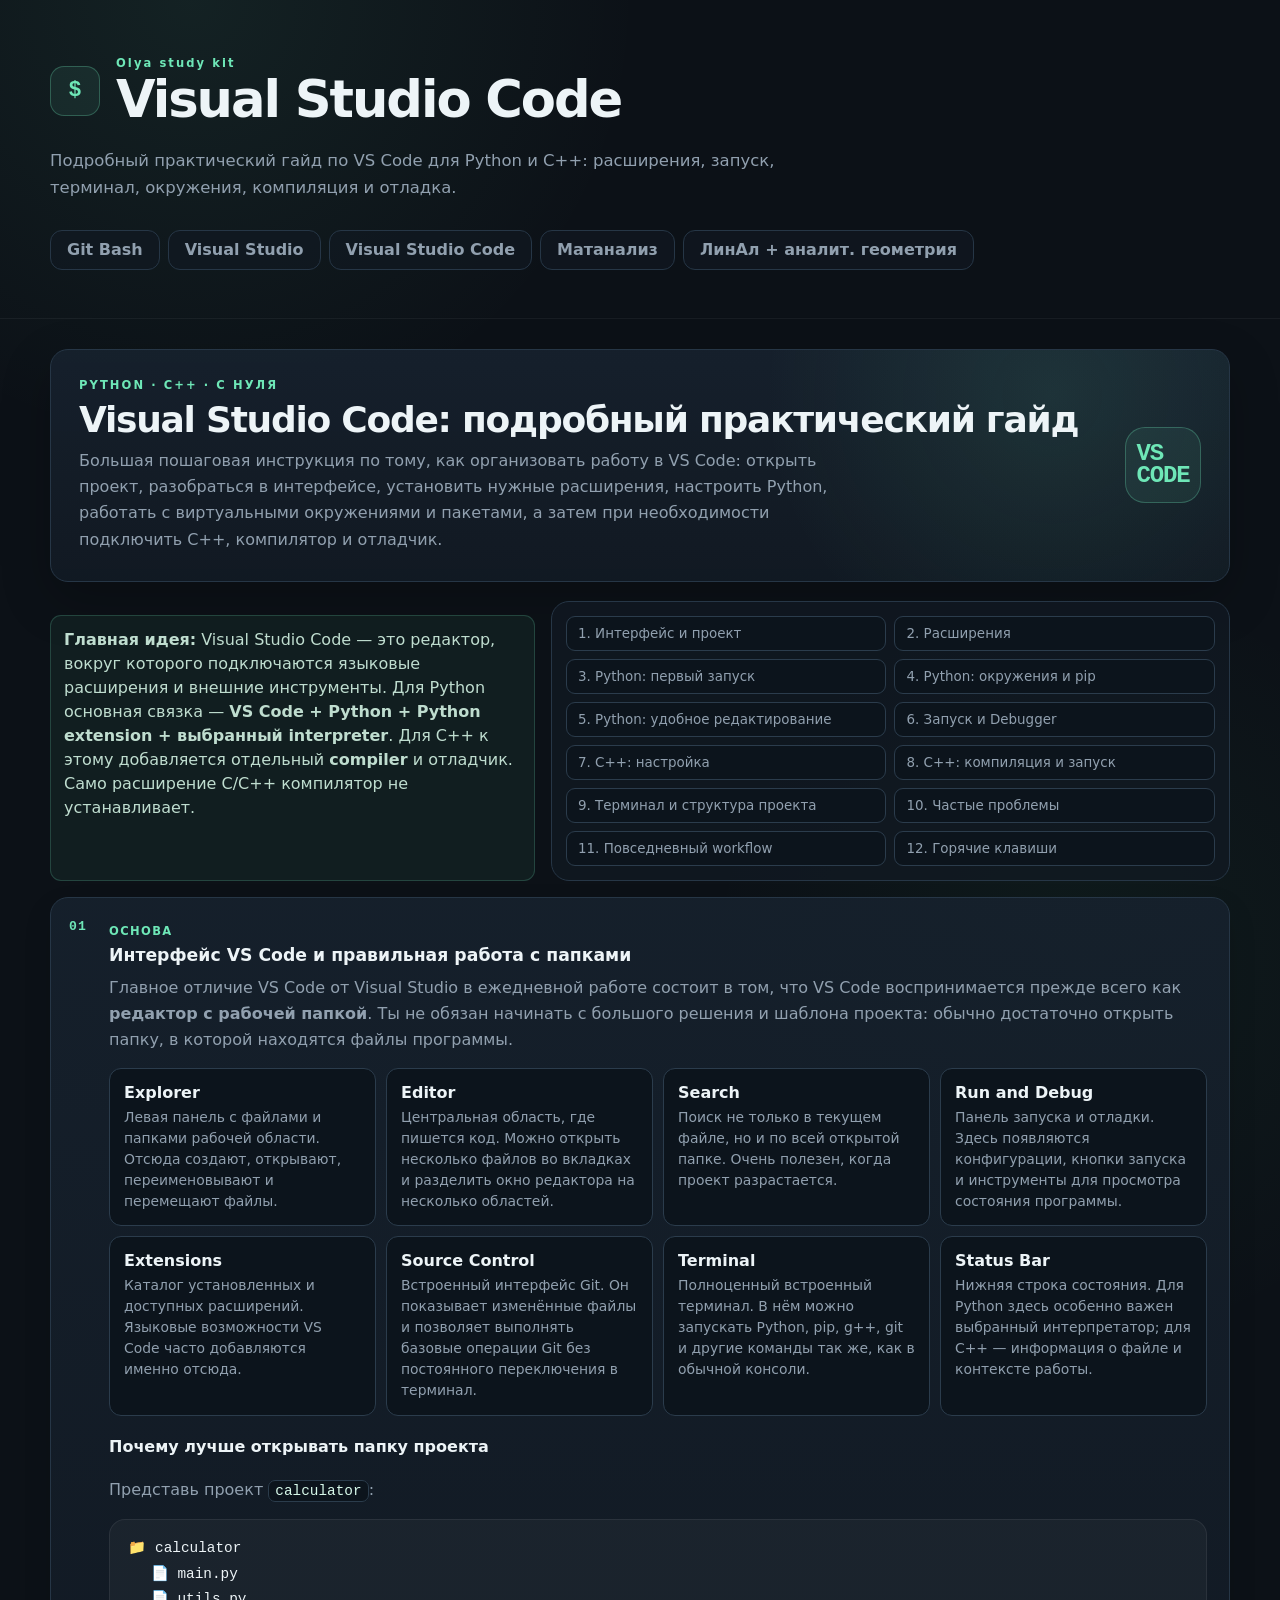
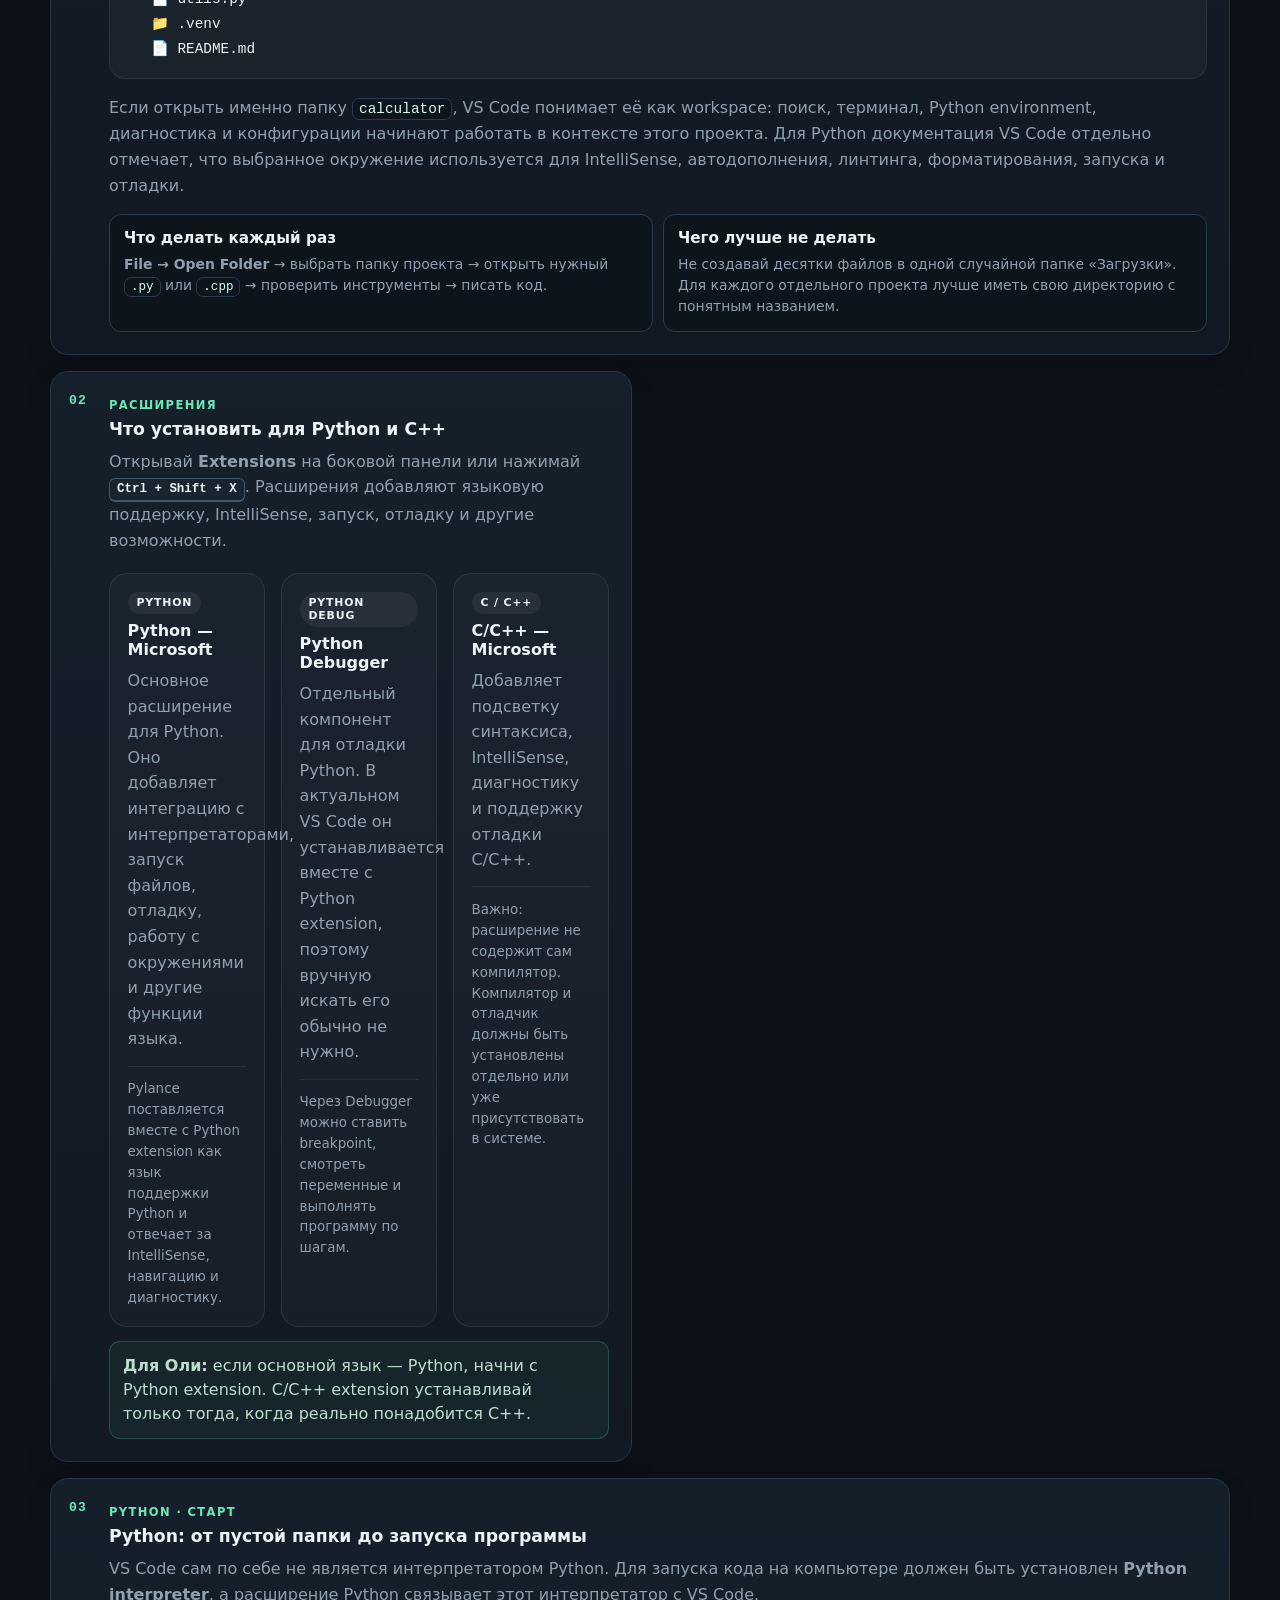
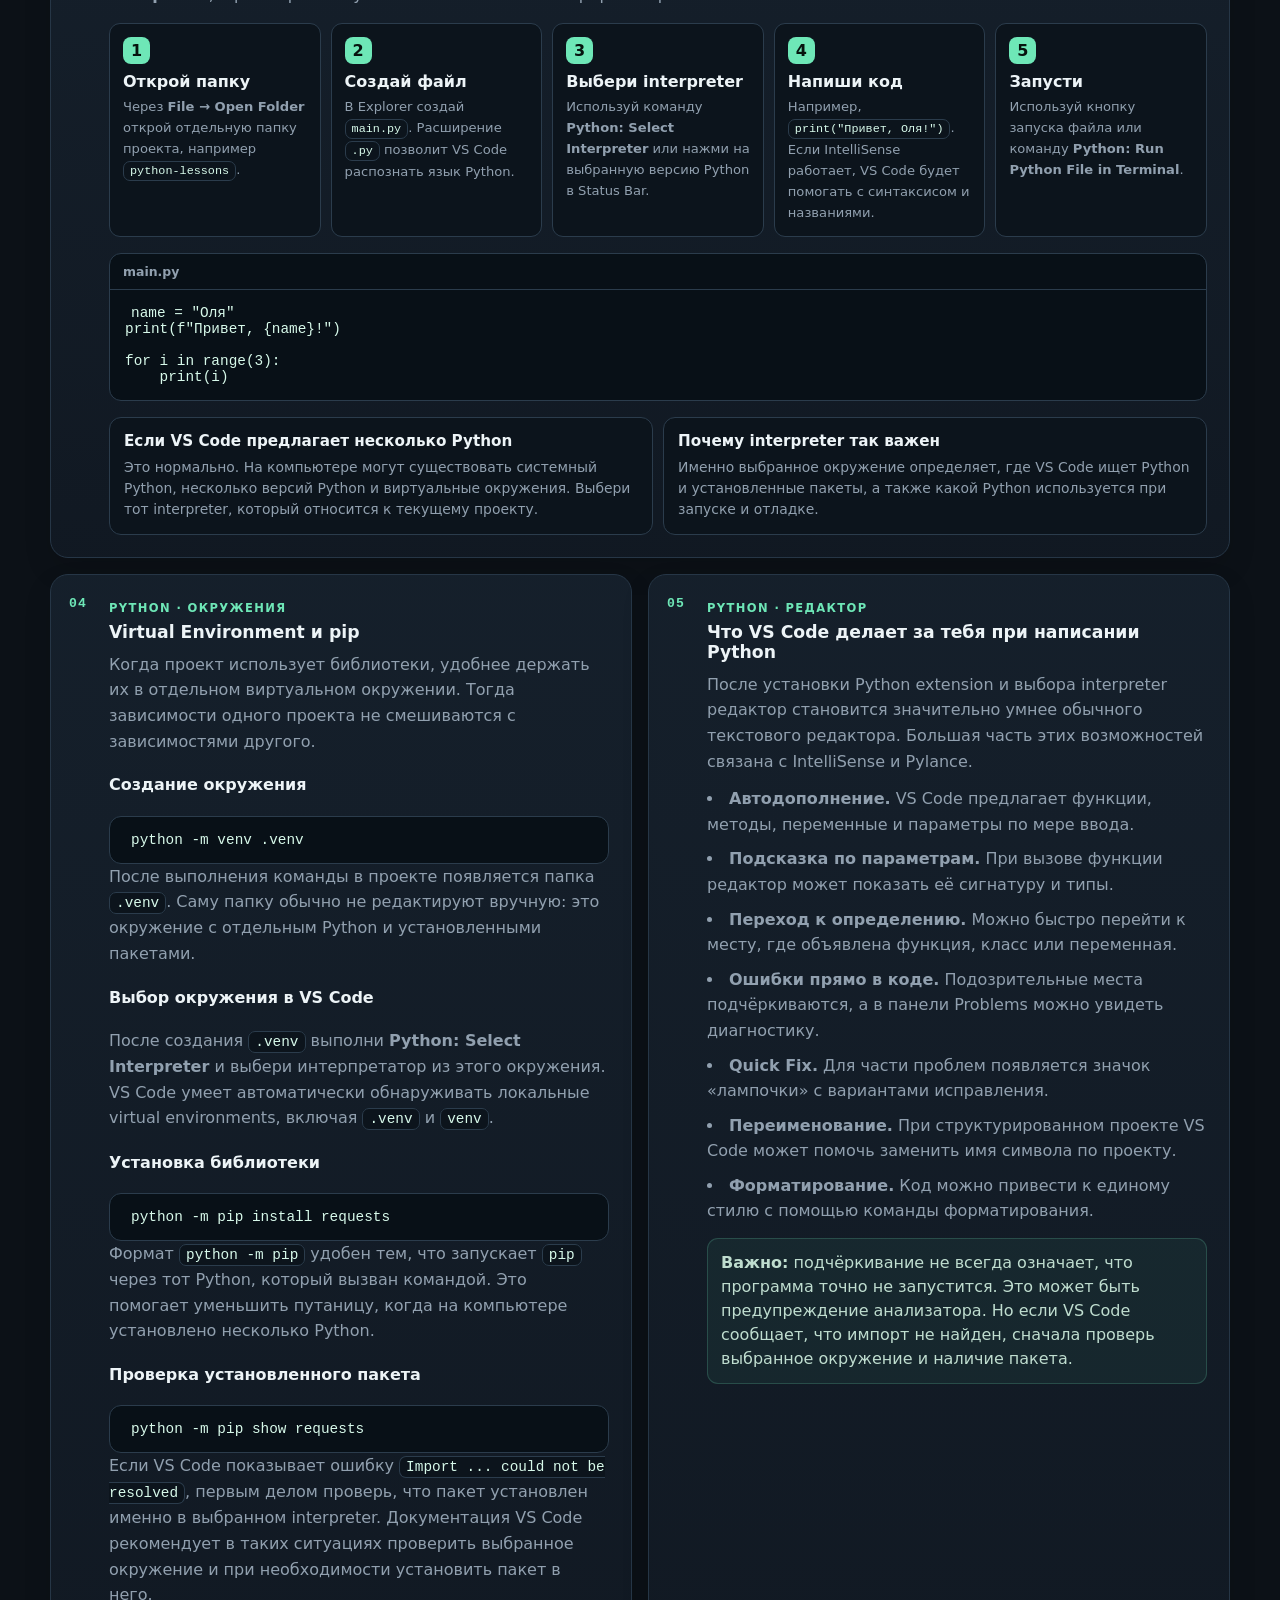
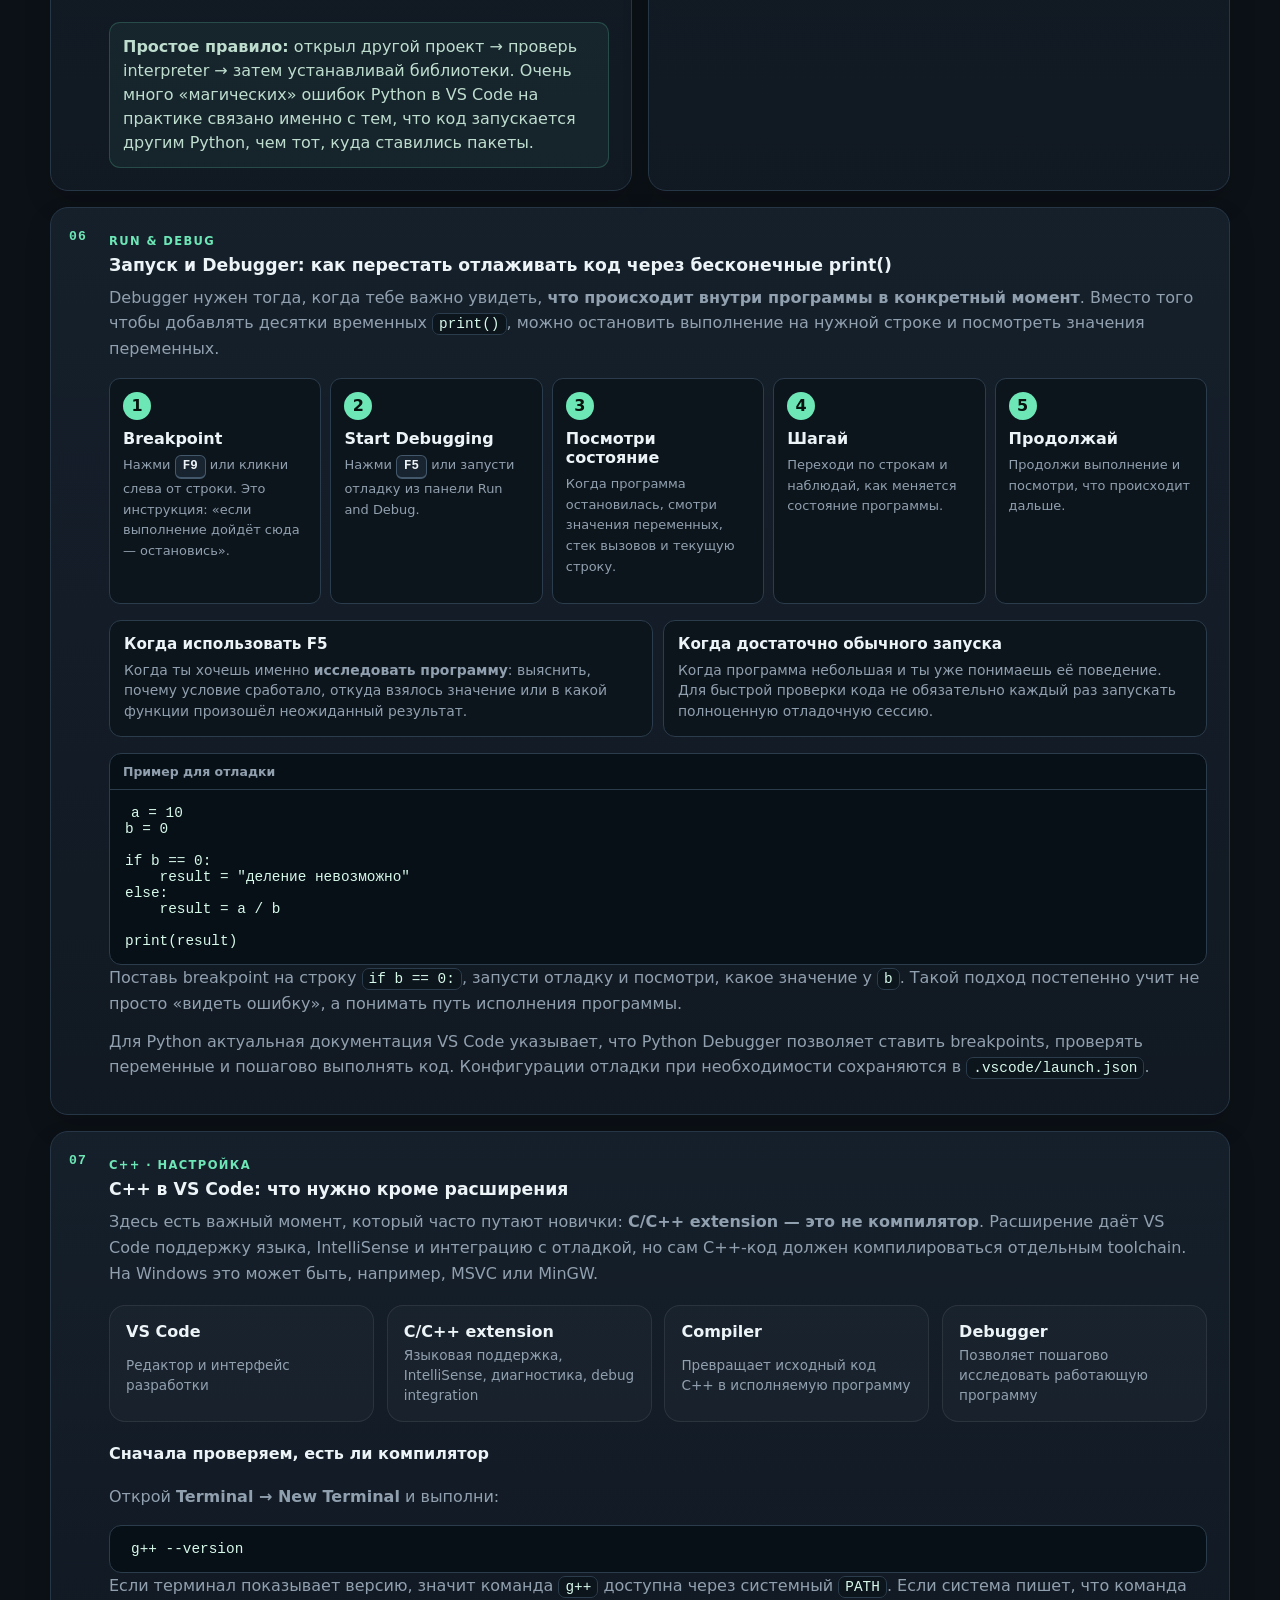
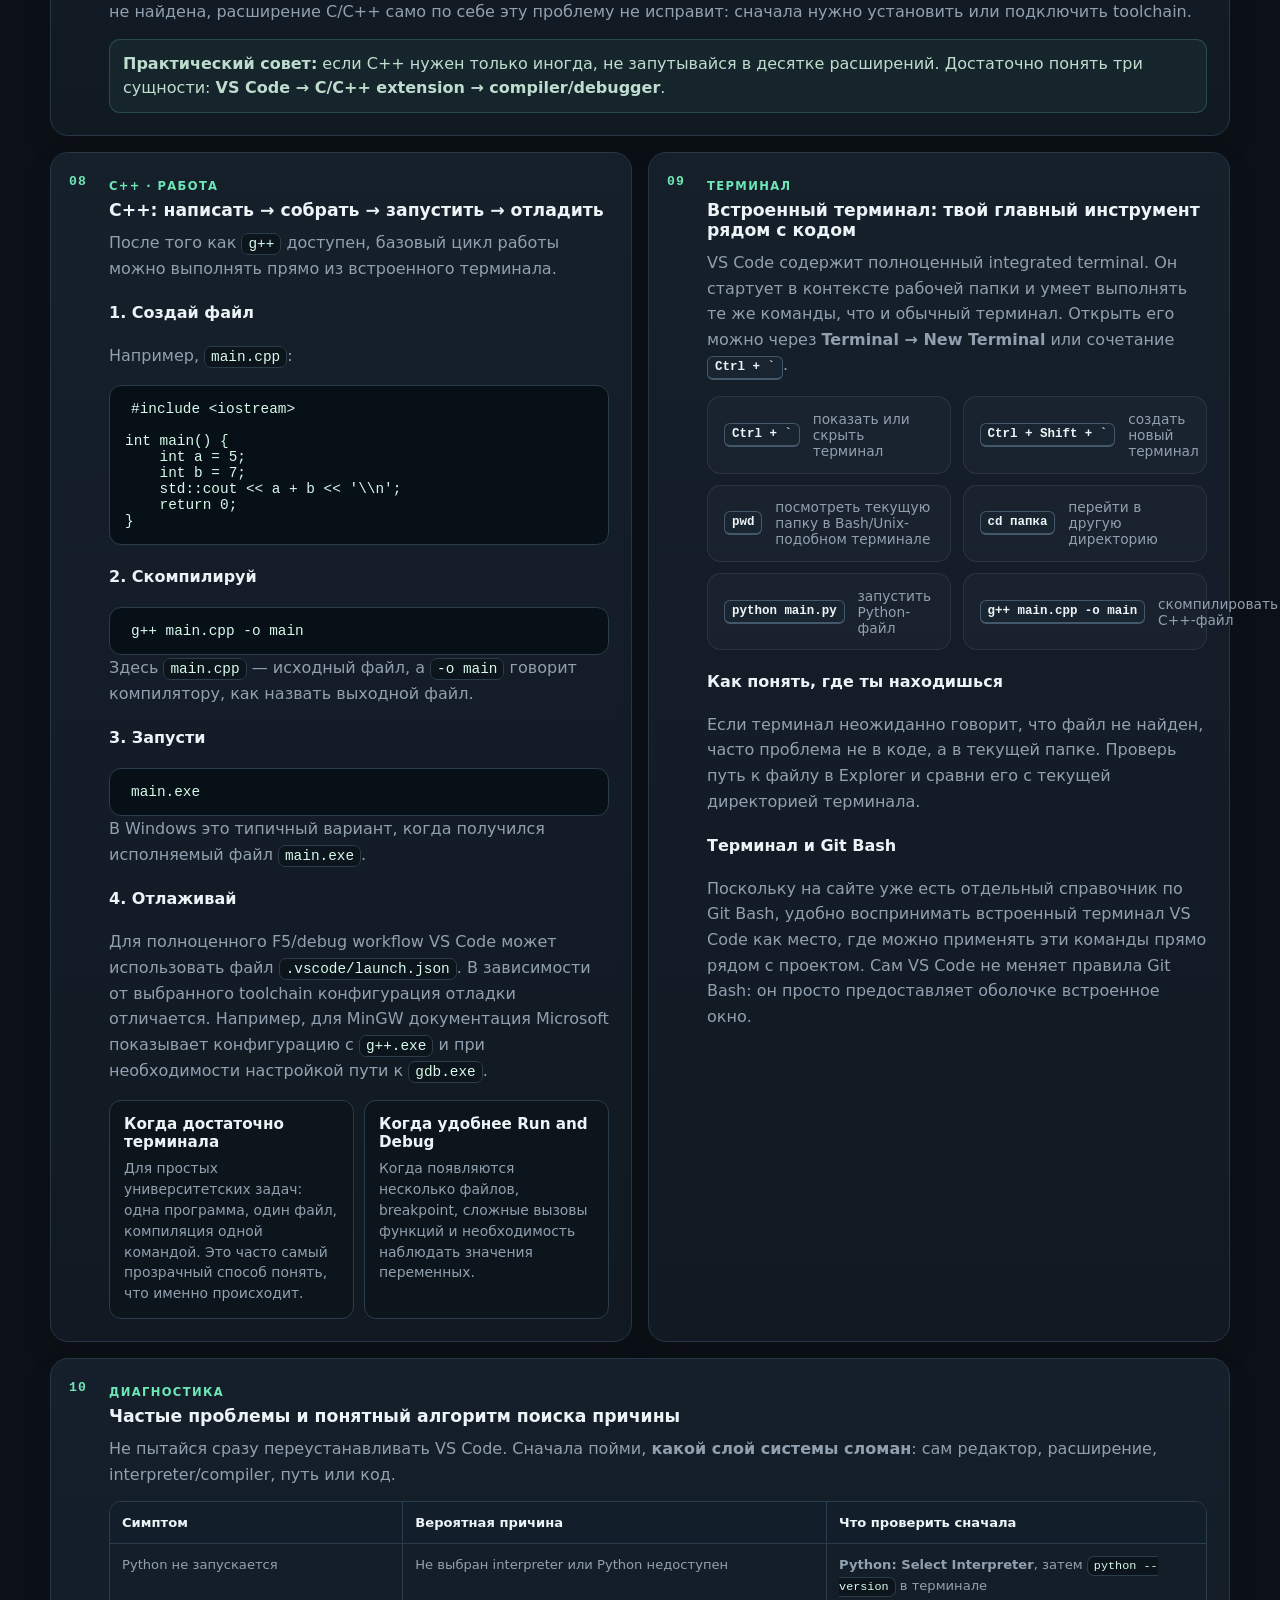
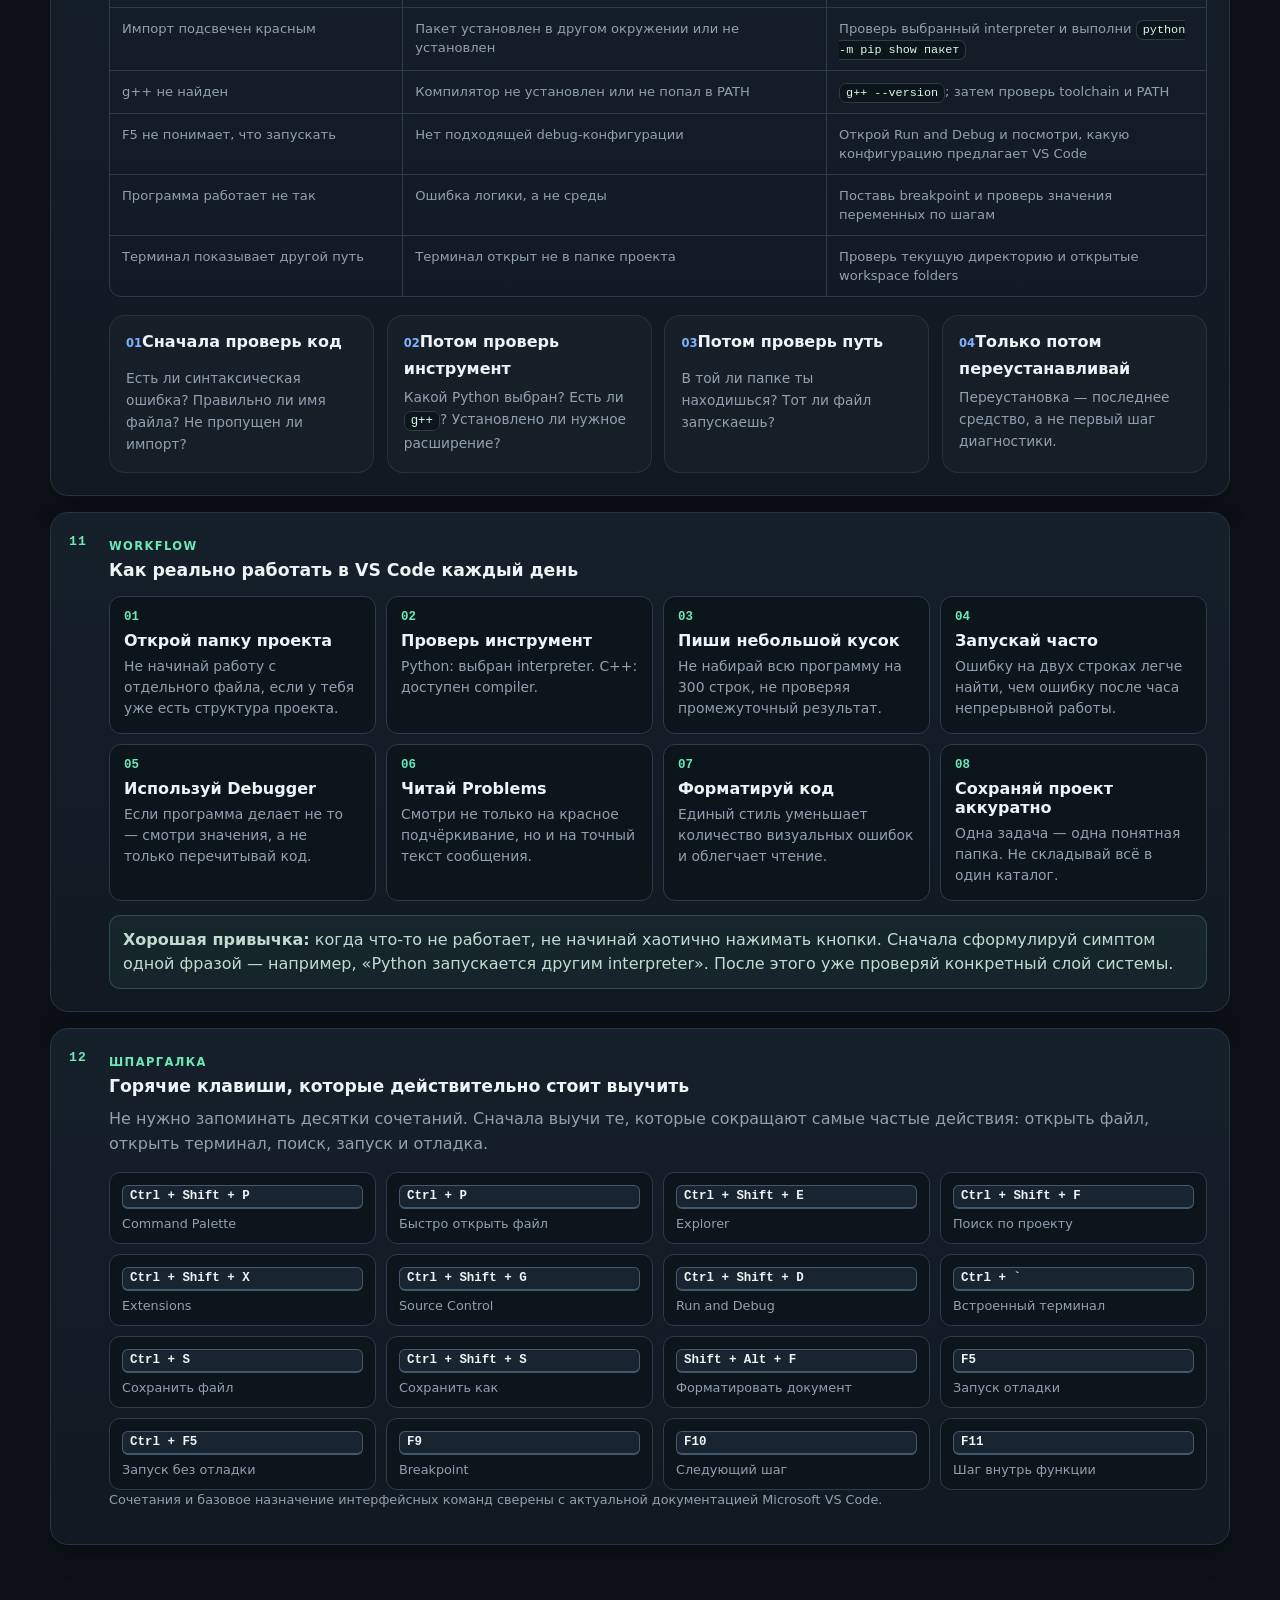
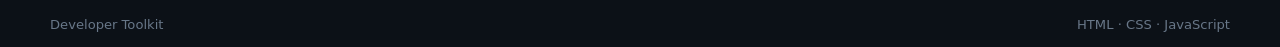
<file: vscode.html>
<!DOCTYPE html>
<html lang="ru">
<head>
  <meta charset="UTF-8">
  <meta name="viewport" content="width=device-width, initial-scale=1.0">
  <meta name="description" content="Olya study kit — Git Bash, Visual Studio и Visual Studio Code для Python и C++.">
  <title>Olya study kit — Visual Studio Code</title>
  <link rel="stylesheet" href="styles.css">
</head>
<body>
  <div class="page">
    <header class="hero">
      <div class="hero__content">
        <div class="brand">
          <div class="brand__icon">$</div>
          <div>
            <span class="eyebrow">Olya study kit</span>
            <h1>Visual Studio Code</h1>
          </div>
        </div>
        <p class="hero__text">Подробный практический гайд по VS Code для Python и C++: расширения, запуск, терминал, окружения, компиляция и отладка.</p>
        <nav class="section-nav" aria-label="Разделы справочника">
  <a class="section-nav__item" href="index.html">Git Bash</a>
  <a class="section-nav__item" href="visual-studio.html">Visual Studio</a>
  <a class="section-nav__item" href="vscode.html">Visual Studio Code</a>
  <a class="section-nav__item" href="mathematical-analysis.html">Матанализ</a>
  <a class="section-nav__item" href="linear-algebra.html">ЛинАл + аналит. геометрия</a>
</nav>
        
      </div>
    </header>

    <main class="container">
<section id="vscodeView" class="view" aria-label="Подробная инструкция по Visual Studio Code">
  <div class="guide-hero vscode-hero">
    <div>
      <span class="eyebrow">PYTHON · C++ · С НУЛЯ</span>
      <h2>Visual Studio Code: подробный практический гайд</h2>
      <p>Большая пошаговая инструкция по тому, как организовать работу в VS Code: открыть проект, разобраться в интерфейсе, установить нужные расширения, настроить Python, работать с виртуальными окружениями и пакетами, а затем при необходимости подключить C++, компилятор и отладчик.</p>
    </div>
    <div class="guide-hero__badge">VS<br>CODE</div>
  </div>

  <div class="guide-intro">
    <div class="info-note">
      <b>Главная идея:</b> Visual Studio Code — это редактор, вокруг которого подключаются языковые расширения и внешние инструменты. Для Python основная связка — <b>VS Code + Python + Python extension + выбранный interpreter</b>. Для C++ к этому добавляется отдельный <b>compiler</b> и отладчик. Само расширение C/C++ компилятор не устанавливает.
    </div>
    <div class="guide-toc">
      <a href="#vsc-interface">1. Интерфейс и проект</a>
      <a href="#vsc-extensions">2. Расширения</a>
      <a href="#vsc-python-start">3. Python: первый запуск</a>
      <a href="#vsc-python-env">4. Python: окружения и pip</a>
      <a href="#vsc-python-edit">5. Python: удобное редактирование</a>
      <a href="#vsc-debug">6. Запуск и Debugger</a>
      <a href="#vsc-cpp">7. C++: настройка</a>
      <a href="#vsc-cpp-flow">8. C++: компиляция и запуск</a>
      <a href="#vsc-terminal">9. Терминал и структура проекта</a>
      <a href="#vsc-problems">10. Частые проблемы</a>
      <a href="#vsc-workflow">11. Повседневный workflow</a>
      <a href="#vsc-hotkeys">12. Горячие клавиши</a>
    </div>
  </div>

  <div class="guide-grid guide-grid--full vscode-guide-grid">
    <article id="vsc-interface" class="guide-card guide-card--wide guide-section-card">
      <div class="guide-card__number">01</div>
      <div>
        <span class="guide-label">ОСНОВА</span>
        <h3>Интерфейс VS Code и правильная работа с папками</h3>
        <p>Главное отличие VS Code от Visual Studio в ежедневной работе состоит в том, что VS Code воспринимается прежде всего как <b>редактор с рабочей папкой</b>. Ты не обязан начинать с большого решения и шаблона проекта: обычно достаточно открыть папку, в которой находятся файлы программы.</p>

        <div class="interface-grid">
          <div><b>Explorer</b><span>Левая панель с файлами и папками рабочей области. Отсюда создают, открывают, переименовывают и перемещают файлы.</span></div>
          <div><b>Editor</b><span>Центральная область, где пишется код. Можно открыть несколько файлов во вкладках и разделить окно редактора на несколько областей.</span></div>
          <div><b>Search</b><span>Поиск не только в текущем файле, но и по всей открытой папке. Очень полезен, когда проект разрастается.</span></div>
          <div><b>Run and Debug</b><span>Панель запуска и отладки. Здесь появляются конфигурации, кнопки запуска и инструменты для просмотра состояния программы.</span></div>
          <div><b>Extensions</b><span>Каталог установленных и доступных расширений. Языковые возможности VS Code часто добавляются именно отсюда.</span></div>
          <div><b>Source Control</b><span>Встроенный интерфейс Git. Он показывает изменённые файлы и позволяет выполнять базовые операции Git без постоянного переключения в терминал.</span></div>
          <div><b>Terminal</b><span>Полноценный встроенный терминал. В нём можно запускать Python, pip, g++, git и другие команды так же, как в обычной консоли.</span></div>
          <div><b>Status Bar</b><span>Нижняя строка состояния. Для Python здесь особенно важен выбранный интерпретатор; для C++ — информация о файле и контексте работы.</span></div>
        </div>

        <h4>Почему лучше открывать папку проекта</h4>
        <p>Представь проект <code>calculator</code>:</p>
        <div class="file-tree">
          <div><span>📁 calculator</span></div>
          <div class="file-tree__indent"><span>📄 main.py</span></div>
          <div class="file-tree__indent"><span>📄 utils.py</span></div>
          <div class="file-tree__indent"><span>📁 .venv</span></div>
          <div class="file-tree__indent"><span>📄 README.md</span></div>
        </div>
        <p>Если открыть именно папку <code>calculator</code>, VS Code понимает её как workspace: поиск, терминал, Python environment, диагностика и конфигурации начинают работать в контексте этого проекта. Для Python документация VS Code отдельно отмечает, что выбранное окружение используется для IntelliSense, автодополнения, линтинга, форматирования, запуска и отладки.</p>

        <div class="guide-two-columns">
          <div>
            <h4>Что делать каждый раз</h4>
            <p><b>File → Open Folder</b> → выбрать папку проекта → открыть нужный <code>.py</code> или <code>.cpp</code> → проверить инструменты → писать код.</p>
          </div>
          <div>
            <h4>Чего лучше не делать</h4>
            <p>Не создавай десятки файлов в одной случайной папке «Загрузки». Для каждого отдельного проекта лучше иметь свою директорию с понятным названием.</p>
          </div>
        </div>
      </div>
    </article>

    <article id="vsc-extensions" class="guide-card guide-section-card">
      <div class="guide-card__number">02</div>
      <span class="guide-label">РАСШИРЕНИЯ</span>
      <h3>Что установить для Python и C++</h3>
      <p>Открывай <b>Extensions</b> на боковой панели или нажимай <kbd>Ctrl + Shift + X</kbd>. Расширения добавляют языковую поддержку, IntelliSense, запуск, отладку и другие возможности.</p>

      <div class="extension-grid">
        <div class="extension-card extension-card--python">
          <span class="extension-card__tag">PYTHON</span>
          <h4>Python — Microsoft</h4>
          <p>Основное расширение для Python. Оно добавляет интеграцию с интерпретаторами, запуск файлов, отладку, работу с окружениями и другие функции языка.</p>
          <div class="extension-card__note">Pylance поставляется вместе с Python extension как язык поддержки Python и отвечает за IntelliSense, навигацию и диагностику.</div>
        </div>
        <div class="extension-card extension-card--debug">
          <span class="extension-card__tag">PYTHON DEBUG</span>
          <h4>Python Debugger</h4>
          <p>Отдельный компонент для отладки Python. В актуальном VS Code он устанавливается вместе с Python extension, поэтому вручную искать его обычно не нужно.</p>
          <div class="extension-card__note">Через Debugger можно ставить breakpoint, смотреть переменные и выполнять программу по шагам.</div>
        </div>
        <div class="extension-card extension-card--cpp">
          <span class="extension-card__tag">C / C++</span>
          <h4>C/C++ — Microsoft</h4>
          <p>Добавляет подсветку синтаксиса, IntelliSense, диагностику и поддержку отладки C/C++.</p>
          <div class="extension-card__note">Важно: расширение не содержит сам компилятор. Компилятор и отладчик должны быть установлены отдельно или уже присутствовать в системе.</div>
        </div>
      </div>

      <div class="info-note"><b>Для Оли:</b> если основной язык — Python, начни с Python extension. C/C++ extension устанавливай только тогда, когда реально понадобится C++.</div>
    </article>

    <article id="vsc-python-start" class="guide-card guide-card--wide guide-section-card">
      <div class="guide-card__number">03</div>
      <div>
        <span class="guide-label">PYTHON · СТАРТ</span>
        <h3>Python: от пустой папки до запуска программы</h3>
        <p>VS Code сам по себе не является интерпретатором Python. Для запуска кода на компьютере должен быть установлен <b>Python interpreter</b>, а расширение Python связывает этот интерпретатор с VS Code.</p>

        <div class="guide-steps-row guide-steps-row--detailed">
          <div><span>1</span><b>Открой папку</b><p>Через <b>File → Open Folder</b> открой отдельную папку проекта, например <code>python-lessons</code>.</p></div>
          <div><span>2</span><b>Создай файл</b><p>В Explorer создай <code>main.py</code>. Расширение <code>.py</code> позволит VS Code распознать язык Python.</p></div>
          <div><span>3</span><b>Выбери interpreter</b><p>Используй команду <b>Python: Select Interpreter</b> или нажми на выбранную версию Python в Status Bar.</p></div>
          <div><span>4</span><b>Напиши код</b><p>Например, <code>print("Привет, Оля!")</code>. Если IntelliSense работает, VS Code будет помогать с синтаксисом и названиями.</p></div>
          <div><span>5</span><b>Запусти</b><p>Используй кнопку запуска файла или команду <b>Python: Run Python File in Terminal</b>.</p></div>
        </div>

        <div class="code-demo"><span class="code-demo__title">main.py</span><pre><code>name = "Оля"
print(f"Привет, {name}!")

for i in range(3):
    print(i)</code></pre></div>

        <div class="guide-two-columns">
          <div>
            <h4>Если VS Code предлагает несколько Python</h4>
            <p>Это нормально. На компьютере могут существовать системный Python, несколько версий Python и виртуальные окружения. Выбери тот interpreter, который относится к текущему проекту.</p>
          </div>
          <div>
            <h4>Почему interpreter так важен</h4>
            <p>Именно выбранное окружение определяет, где VS Code ищет Python и установленные пакеты, а также какой Python используется при запуске и отладке.</p>
          </div>
        </div>
      </div>
    </article>

    <article id="vsc-python-env" class="guide-card guide-section-card">
      <div class="guide-card__number">04</div>
      <span class="guide-label">PYTHON · ОКРУЖЕНИЯ</span>
      <h3>Virtual Environment и pip</h3>
      <p>Когда проект использует библиотеки, удобнее держать их в отдельном виртуальном окружении. Тогда зависимости одного проекта не смешиваются с зависимостями другого.</p>

      <h4>Создание окружения</h4>
      <div class="code-demo"><pre><code>python -m venv .venv</code></pre></div>
      <p>После выполнения команды в проекте появляется папка <code>.venv</code>. Саму папку обычно не редактируют вручную: это окружение с отдельным Python и установленными пакетами.</p>

      <h4>Выбор окружения в VS Code</h4>
      <p>После создания <code>.venv</code> выполни <b>Python: Select Interpreter</b> и выбери интерпретатор из этого окружения. VS Code умеет автоматически обнаруживать локальные virtual environments, включая <code>.venv</code> и <code>venv</code>.</p>

      <h4>Установка библиотеки</h4>
      <div class="code-demo"><pre><code>python -m pip install requests</code></pre></div>
      <p>Формат <code>python -m pip</code> удобен тем, что запускает <code>pip</code> через тот Python, который вызван командой. Это помогает уменьшить путаницу, когда на компьютере установлено несколько Python.</p>

      <h4>Проверка установленного пакета</h4>
      <div class="code-demo"><pre><code>python -m pip show requests</code></pre></div>
      <p>Если VS Code показывает ошибку <code>Import ... could not be resolved</code>, первым делом проверь, что пакет установлен именно в выбранном interpreter. Документация VS Code рекомендует в таких ситуациях проверить выбранное окружение и при необходимости установить пакет в него.</p>

      <div class="info-note"><b>Простое правило:</b> открыл другой проект → проверь interpreter → затем устанавливай библиотеки. Очень много «магических» ошибок Python в VS Code на практике связано именно с тем, что код запускается другим Python, чем тот, куда ставились пакеты.</div>
    </article>

    <article id="vsc-python-edit" class="guide-card guide-section-card">
      <div class="guide-card__number">05</div>
      <span class="guide-label">PYTHON · РЕДАКТОР</span>
      <h3>Что VS Code делает за тебя при написании Python</h3>
      <p>После установки Python extension и выбора interpreter редактор становится значительно умнее обычного текстового редактора. Большая часть этих возможностей связана с IntelliSense и Pylance.</p>

      <div class="feature-list feature-list--large">
        <li><b>Автодополнение.</b> VS Code предлагает функции, методы, переменные и параметры по мере ввода.</li>
        <li><b>Подсказка по параметрам.</b> При вызове функции редактор может показать её сигнатуру и типы.</li>
        <li><b>Переход к определению.</b> Можно быстро перейти к месту, где объявлена функция, класс или переменная.</li>
        <li><b>Ошибки прямо в коде.</b> Подозрительные места подчёркиваются, а в панели Problems можно увидеть диагностику.</li>
        <li><b>Quick Fix.</b> Для части проблем появляется значок «лампочки» с вариантами исправления.</li>
        <li><b>Переименование.</b> При структурированном проекте VS Code может помочь заменить имя символа по проекту.</li>
        <li><b>Форматирование.</b> Код можно привести к единому стилю с помощью команды форматирования.</li>
      </div>

      <div class="info-note"><b>Важно:</b> подчёркивание не всегда означает, что программа точно не запустится. Это может быть предупреждение анализатора. Но если VS Code сообщает, что импорт не найден, сначала проверь выбранное окружение и наличие пакета.</div>
    </article>

    <article id="vsc-debug" class="guide-card guide-card--wide guide-section-card">
      <div class="guide-card__number">06</div>
      <div>
        <span class="guide-label">RUN & DEBUG</span>
        <h3>Запуск и Debugger: как перестать отлаживать код через бесконечные print()</h3>
        <p>Debugger нужен тогда, когда тебе важно увидеть, <b>что происходит внутри программы в конкретный момент</b>. Вместо того чтобы добавлять десятки временных <code>print()</code>, можно остановить выполнение на нужной строке и посмотреть значения переменных.</p>

        <div class="debug-timeline">
          <div><span>1</span><b>Breakpoint</b><p>Нажми <kbd>F9</kbd> или кликни слева от строки. Это инструкция: «если выполнение дойдёт сюда — остановись».</p></div>
          <div><span>2</span><b>Start Debugging</b><p>Нажми <kbd>F5</kbd> или запусти отладку из панели Run and Debug.</p></div>
          <div><span>3</span><b>Посмотри состояние</b><p>Когда программа остановилась, смотри значения переменных, стек вызовов и текущую строку.</p></div>
          <div><span>4</span><b>Шагай</b><p>Переходи по строкам и наблюдай, как меняется состояние программы.</p></div>
          <div><span>5</span><b>Продолжай</b><p>Продолжи выполнение и посмотри, что происходит дальше.</p></div>
        </div>

        <div class="guide-two-columns">
          <div>
            <h4>Когда использовать F5</h4>
            <p>Когда ты хочешь именно <b>исследовать программу</b>: выяснить, почему условие сработало, откуда взялось значение или в какой функции произошёл неожиданный результат.</p>
          </div>
          <div>
            <h4>Когда достаточно обычного запуска</h4>
            <p>Когда программа небольшая и ты уже понимаешь её поведение. Для быстрой проверки кода не обязательно каждый раз запускать полноценную отладочную сессию.</p>
          </div>
        </div>

        <div class="code-demo"><span class="code-demo__title">Пример для отладки</span><pre><code>a = 10
b = 0

if b == 0:
    result = "деление невозможно"
else:
    result = a / b

print(result)</code></pre></div>
        <p>Поставь breakpoint на строку <code>if b == 0:</code>, запусти отладку и посмотри, какое значение у <code>b</code>. Такой подход постепенно учит не просто «видеть ошибку», а понимать путь исполнения программы.</p>
        <p>Для Python актуальная документация VS Code указывает, что Python Debugger позволяет ставить breakpoints, проверять переменные и пошагово выполнять код. Конфигурации отладки при необходимости сохраняются в <code>.vscode/launch.json</code>.</p>
      </div>
    </article>

    <article id="vsc-cpp" class="guide-card guide-card--wide guide-section-card">
      <div class="guide-card__number">07</div>
      <div>
        <span class="guide-label">C++ · НАСТРОЙКА</span>
        <h3>C++ в VS Code: что нужно кроме расширения</h3>
        <p>Здесь есть важный момент, который часто путают новички: <b>C/C++ extension — это не компилятор</b>. Расширение даёт VS Code поддержку языка, IntelliSense и интеграцию с отладкой, но сам C++-код должен компилироваться отдельным toolchain. На Windows это может быть, например, MSVC или MinGW.</p>

        <div class="compare-strip">
          <div><b>VS Code</b><span>Редактор и интерфейс разработки</span></div>
          <div><b>C/C++ extension</b><span>Языковая поддержка, IntelliSense, диагностика, debug integration</span></div>
          <div><b>Compiler</b><span>Превращает исходный код C++ в исполняемую программу</span></div>
          <div><b>Debugger</b><span>Позволяет пошагово исследовать работающую программу</span></div>
        </div>

        <h4>Сначала проверяем, есть ли компилятор</h4>
        <p>Открой <b>Terminal → New Terminal</b> и выполни:</p>
        <div class="code-demo"><pre><code>g++ --version</code></pre></div>
        <p>Если терминал показывает версию, значит команда <code>g++</code> доступна через системный <code>PATH</code>. Если система пишет, что команда не найдена, расширение C/C++ само по себе эту проблему не исправит: сначала нужно установить или подключить toolchain.</p>

        <div class="info-note"><b>Практический совет:</b> если C++ нужен только иногда, не запутывайся в десятке расширений. Достаточно понять три сущности: <b>VS Code → C/C++ extension → compiler/debugger</b>.</div>
      </div>
    </article>

    <article id="vsc-cpp-flow" class="guide-card guide-section-card">
      <div class="guide-card__number">08</div>
      <span class="guide-label">C++ · РАБОТА</span>
      <h3>C++: написать → собрать → запустить → отладить</h3>
      <p>После того как <code>g++</code> доступен, базовый цикл работы можно выполнять прямо из встроенного терминала.</p>

      <h4>1. Создай файл</h4>
      <p>Например, <code>main.cpp</code>:</p>
      <div class="code-demo"><pre><code>#include &lt;iostream&gt;

int main() {
    int a = 5;
    int b = 7;
    std::cout &lt;&lt; a + b &lt;&lt; '\\n';
    return 0;
}</code></pre></div>

      <h4>2. Скомпилируй</h4>
      <div class="code-demo"><pre><code>g++ main.cpp -o main</code></pre></div>
      <p>Здесь <code>main.cpp</code> — исходный файл, а <code>-o main</code> говорит компилятору, как назвать выходной файл.</p>

      <h4>3. Запусти</h4>
      <div class="code-demo"><pre><code>main.exe</code></pre></div>
      <p>В Windows это типичный вариант, когда получился исполняемый файл <code>main.exe</code>.</p>

      <h4>4. Отлаживай</h4>
      <p>Для полноценного F5/debug workflow VS Code может использовать файл <code>.vscode/launch.json</code>. В зависимости от выбранного toolchain конфигурация отладки отличается. Например, для MinGW документация Microsoft показывает конфигурацию с <code>g++.exe</code> и при необходимости настройкой пути к <code>gdb.exe</code>.</p>

      <div class="guide-two-columns">
        <div>
          <h4>Когда достаточно терминала</h4>
          <p>Для простых университетских задач: одна программа, один файл, компиляция одной командой. Это часто самый прозрачный способ понять, что именно происходит.</p>
        </div>
        <div>
          <h4>Когда удобнее Run and Debug</h4>
          <p>Когда появляются несколько файлов, breakpoint, сложные вызовы функций и необходимость наблюдать значения переменных.</p>
        </div>
      </div>
    </article>

    <article id="vsc-terminal" class="guide-card guide-section-card">
      <div class="guide-card__number">09</div>
      <span class="guide-label">ТЕРМИНАЛ</span>
      <h3>Встроенный терминал: твой главный инструмент рядом с кодом</h3>
      <p>VS Code содержит полноценный integrated terminal. Он стартует в контексте рабочей папки и умеет выполнять те же команды, что и обычный терминал. Открыть его можно через <b>Terminal → New Terminal</b> или сочетание <kbd>Ctrl + `</kbd>.</p>

      <div class="terminal-cheatsheet">
        <div><kbd>Ctrl + `</kbd><span>показать или скрыть терминал</span></div>
        <div><kbd>Ctrl + Shift + `</kbd><span>создать новый терминал</span></div>
        <div><kbd>pwd</kbd><span>посмотреть текущую папку в Bash/Unix-подобном терминале</span></div>
        <div><kbd>cd папка</kbd><span>перейти в другую директорию</span></div>
        <div><kbd>python main.py</kbd><span>запустить Python-файл</span></div>
        <div><kbd>g++ main.cpp -o main</kbd><span>скомпилировать C++-файл</span></div>
      </div>

      <h4>Как понять, где ты находишься</h4>
      <p>Если терминал неожиданно говорит, что файл не найден, часто проблема не в коде, а в текущей папке. Проверь путь к файлу в Explorer и сравни его с текущей директорией терминала.</p>

      <h4>Терминал и Git Bash</h4>
      <p>Поскольку на сайте уже есть отдельный справочник по Git Bash, удобно воспринимать встроенный терминал VS Code как место, где можно применять эти команды прямо рядом с проектом. Сам VS Code не меняет правила Git Bash: он просто предоставляет оболочке встроенное окно.</p>
    </article>

    <article id="vsc-problems" class="guide-card guide-card--wide guide-section-card">
      <div class="guide-card__number">10</div>
      <div>
        <span class="guide-label">ДИАГНОСТИКА</span>
        <h3>Частые проблемы и понятный алгоритм поиска причины</h3>
        <p>Не пытайся сразу переустанавливать VS Code. Сначала пойми, <b>какой слой системы сломан</b>: сам редактор, расширение, interpreter/compiler, путь или код.</p>

        <div class="error-table">
          <div class="error-row error-row--head"><span>Симптом</span><span>Вероятная причина</span><span>Что проверить сначала</span></div>
          <div class="error-row"><span>Python не запускается</span><span>Не выбран interpreter или Python недоступен</span><span><b>Python: Select Interpreter</b>, затем <code>python --version</code> в терминале</span></div>
          <div class="error-row"><span>Импорт подсвечен красным</span><span>Пакет установлен в другом окружении или не установлен</span><span>Проверь выбранный interpreter и выполни <code>python -m pip show пакет</code></span></div>
          <div class="error-row"><span>g++ не найден</span><span>Компилятор не установлен или не попал в PATH</span><span><code>g++ --version</code>; затем проверь toolchain и PATH</span></div>
          <div class="error-row"><span>F5 не понимает, что запускать</span><span>Нет подходящей debug-конфигурации</span><span>Открой Run and Debug и посмотри, какую конфигурацию предлагает VS Code</span></div>
          <div class="error-row"><span>Программа работает не так</span><span>Ошибка логики, а не среды</span><span>Поставь breakpoint и проверь значения переменных по шагам</span></div>
          <div class="error-row"><span>Терминал показывает другой путь</span><span>Терминал открыт не в папке проекта</span><span>Проверь текущую директорию и открытые workspace folders</span></div>
        </div>

        <div class="debug-checklist">
          <div><span>01</span><b>Сначала проверь код</b><p>Есть ли синтаксическая ошибка? Правильно ли имя файла? Не пропущен ли импорт?</p></div>
          <div><span>02</span><b>Потом проверь инструмент</b><p>Какой Python выбран? Есть ли <code>g++</code>? Установлено ли нужное расширение?</p></div>
          <div><span>03</span><b>Потом проверь путь</b><p>В той ли папке ты находишься? Тот ли файл запускаешь?</p></div>
          <div><span>04</span><b>Только потом переустанавливай</b><p>Переустановка — последнее средство, а не первый шаг диагностики.</p></div>
        </div>
      </div>
    </article>

    <article id="vsc-workflow" class="guide-card guide-card--wide guide-section-card">
      <div class="guide-card__number">11</div>
      <div>
        <span class="guide-label">WORKFLOW</span>
        <h3>Как реально работать в VS Code каждый день</h3>
        <div class="workflow-grid workflow-grid--vscode">
          <div><strong>01</strong><b>Открой папку проекта</b><span>Не начинай работу с отдельного файла, если у тебя уже есть структура проекта.</span></div>
          <div><strong>02</strong><b>Проверь инструмент</b><span>Python: выбран interpreter. C++: доступен compiler.</span></div>
          <div><strong>03</strong><b>Пиши небольшой кусок</b><span>Не набирай всю программу на 300 строк, не проверяя промежуточный результат.</span></div>
          <div><strong>04</strong><b>Запускай часто</b><span>Ошибку на двух строках легче найти, чем ошибку после часа непрерывной работы.</span></div>
          <div><strong>05</strong><b>Используй Debugger</b><span>Если программа делает не то — смотри значения, а не только перечитывай код.</span></div>
          <div><strong>06</strong><b>Читай Problems</b><span>Смотри не только на красное подчёркивание, но и на точный текст сообщения.</span></div>
          <div><strong>07</strong><b>Форматируй код</b><span>Единый стиль уменьшает количество визуальных ошибок и облегчает чтение.</span></div>
          <div><strong>08</strong><b>Сохраняй проект аккуратно</b><span>Одна задача — одна понятная папка. Не складывай всё в один каталог.</span></div>
        </div>
        <div class="info-note"><b>Хорошая привычка:</b> когда что-то не работает, не начинай хаотично нажимать кнопки. Сначала сформулируй симптом одной фразой — например, «Python запускается другим interpreter». После этого уже проверяй конкретный слой системы.</div>
      </div>
    </article>

    <article id="vsc-hotkeys" class="guide-card guide-card--wide guide-section-card">
      <div class="guide-card__number">12</div>
      <div>
        <span class="guide-label">ШПАРГАЛКА</span>
        <h3>Горячие клавиши, которые действительно стоит выучить</h3>
        <p>Не нужно запоминать десятки сочетаний. Сначала выучи те, которые сокращают самые частые действия: открыть файл, открыть терминал, поиск, запуск и отладка.</p>
        <div class="hotkeys hotkeys--large">
          <div><kbd>Ctrl + Shift + P</kbd><span>Command Palette</span></div>
          <div><kbd>Ctrl + P</kbd><span>Быстро открыть файл</span></div>
          <div><kbd>Ctrl + Shift + E</kbd><span>Explorer</span></div>
          <div><kbd>Ctrl + Shift + F</kbd><span>Поиск по проекту</span></div>
          <div><kbd>Ctrl + Shift + X</kbd><span>Extensions</span></div>
          <div><kbd>Ctrl + Shift + G</kbd><span>Source Control</span></div>
          <div><kbd>Ctrl + Shift + D</kbd><span>Run and Debug</span></div>
          <div><kbd>Ctrl + `</kbd><span>Встроенный терминал</span></div>
          <div><kbd>Ctrl + S</kbd><span>Сохранить файл</span></div>
          <div><kbd>Ctrl + Shift + S</kbd><span>Сохранить как</span></div>
          <div><kbd>Shift + Alt + F</kbd><span>Форматировать документ</span></div>
          <div><kbd>F5</kbd><span>Запуск отладки</span></div>
          <div><kbd>Ctrl + F5</kbd><span>Запуск без отладки</span></div>
          <div><kbd>F9</kbd><span>Breakpoint</span></div>
          <div><kbd>F10</kbd><span>Следующий шаг</span></div>
          <div><kbd>F11</kbd><span>Шаг внутрь функции</span></div>
        </div>
        <p class="guide-source">Сочетания и базовое назначение интерфейсных команд сверены с актуальной документацией Microsoft VS Code.</p>
      </div>
    </article>
  </div>
</section>
    </main>

    <footer class="footer">
      <span>Developer Toolkit</span>
      <span>HTML · CSS · JavaScript</span>
    </footer>
  </div>

</body>
</html>
</file>
<file: styles.css>
/* =========================================================
   Git Bash Cheatsheet
   Основные переменные проекта
   ========================================================= */

:root {
  --bg: #0c1117;

  --surface: #111923;
  --surface-2: #16212d;
  --surface-3: #1a2735;

  --border: #263646;

  --text: #edf4f7;
  --muted: #91a0af;

  --accent: #6ee7b7;
  --accent-2: #4ade80;

  --warning: #fbbf24;
  --danger: #fb7185;

  --shadow: 0 18px 50px rgba(0, 0, 0, 0.22);

  --radius: 18px;
}


/* =========================================================
   Базовые настройки
   ========================================================= */

* {
  box-sizing: border-box;
}

html {
  scroll-behavior: smooth;
}

body {
  margin: 0;

  color: var(--text);

  background:
    radial-gradient(
      circle at 15% 0%,
      rgba(110, 231, 183, 0.08),
      transparent 28rem
    ),
    radial-gradient(
      circle at 85% 10%,
      rgba(74, 222, 128, 0.05),
      transparent 24rem
    ),
    var(--bg);

  font-family:
    Inter,
    ui-sans-serif,
    system-ui,
    -apple-system,
    BlinkMacSystemFont,
    "Segoe UI",
    sans-serif;
}

button,
input {
  font: inherit;
}

button {
  cursor: pointer;
}


/* =========================================================
   Общие контейнеры
   ========================================================= */

.hero__content,
.container,
.footer {
  width: min(1180px, calc(100% - 40px));
  margin: 0 auto;
}


/* =========================================================
   Верхняя часть сайта
   ========================================================= */

.hero {
  padding: 56px 20px 34px;

  border-bottom: 1px solid rgba(255, 255, 255, 0.05);
}

.brand {
  display: flex;
  align-items: center;
  gap: 16px;
}

.brand__icon {
  display: grid;

  width: 50px;
  height: 50px;

  place-items: center;

  border: 1px solid rgba(110, 231, 183, 0.28);
  border-radius: 14px;

  color: var(--accent);
  background: rgba(110, 231, 183, 0.08);

  font:
    700 1.35rem/1
    "Cascadia Code",
    Consolas,
    monospace;
}

.eyebrow {
  display: block;

  margin-bottom: 4px;

  color: var(--accent);

  font-size: 0.72rem;
  font-weight: 700;
  letter-spacing: 0.18em;
}

h1 {
  margin: 0;

  font-size: clamp(2rem, 4vw, 3.2rem);
  line-height: 1;
  letter-spacing: -0.04em;
}

.hero__text {
  max-width: 760px;

  margin: 22px 0 28px;

  color: var(--muted);

  font-size: 1.03rem;
  line-height: 1.65;
}


/* =========================================================
   Поиск
   ========================================================= */

.search {
  position: relative;

  display: flex;
  align-items: center;

  max-width: 820px;
}

.search input {
  width: 100%;
  height: 54px;

  padding: 0 54px 0 50px;

  border: 1px solid var(--border);
  border-radius: 15px;

  outline: none;

  color: var(--text);
  background: rgba(17, 25, 35, 0.92);

  box-shadow: var(--shadow);

  transition:
    border-color 0.2s,
    box-shadow 0.2s;
}

.search input::placeholder {
  color: #718294;
}

.search input:focus {
  border-color: rgba(110, 231, 183, 0.55);

  box-shadow:
    0 0 0 4px rgba(110, 231, 183, 0.08);
}

.search__icon {
  position: absolute;
  left: 18px;

  color: var(--muted);

  font-size: 1.3rem;

  pointer-events: none;
}

.search__clear {
  position: absolute;
  right: 12px;

  display: none;

  width: 34px;
  height: 34px;

  padding: 0;

  border: 0;
  border-radius: 10px;

  color: var(--muted);
  background: transparent;

  font-size: 1.25rem;
}

.search__clear:hover {
  color: var(--text);
  background: var(--surface-3);
}




/* =========================================================
   Навигация по разделам
   ========================================================= */

.section-nav {
  display: flex;
  gap: 8px;
  margin: 26px 0 14px;
}

.section-nav__item {
  min-height: 40px;
  padding: 0 16px;
  border: 1px solid var(--border);
  border-radius: 12px;
  color: var(--muted);
  background: rgba(17, 25, 35, 0.62);
  font-weight: 700;
  transition: color 0.2s ease, border-color 0.2s ease, background 0.2s ease, transform 0.2s ease;
}

.section-nav__item:hover {
  color: var(--text);
  border-color: #3a4e61;
  transform: translateY(-1px);
}

.section-nav__item.is-active {
  color: #06130e;
  border-color: var(--accent);
  background: var(--accent);
}

.view[hidden] {
  display: none;
}

/* =========================================================
   Инструкция по Visual Studio
   ========================================================= */

.guide-hero {
  display: flex;
  align-items: center;
  justify-content: space-between;
  gap: 28px;
  margin-bottom: 22px;
  padding: 28px;
  border: 1px solid var(--border);
  border-radius: var(--radius);
  background:
    radial-gradient(circle at 85% 20%, rgba(110, 231, 183, 0.1), transparent 18rem),
    linear-gradient(180deg, rgba(22, 33, 45, 0.92), rgba(17, 25, 35, 0.96));
  box-shadow: var(--shadow);
}

.guide-hero h2 {
  margin: 7px 0 8px;
  font-size: clamp(1.65rem, 3vw, 2.25rem);
  letter-spacing: -0.035em;
}

.guide-hero p {
  max-width: 760px;
  margin: 0;
  color: var(--muted);
  line-height: 1.65;
}

.guide-hero__badge {
  display: grid;
  flex: 0 0 auto;
  width: 76px;
  height: 76px;
  place-items: center;
  border: 1px solid rgba(110, 231, 183, 0.28);
  border-radius: 20px;
  color: var(--accent);
  background: rgba(110, 231, 183, 0.08);
  font: 800 1.55rem/1 "Cascadia Code", Consolas, monospace;
}

.guide-grid {
  display: grid;
  grid-template-columns: repeat(2, minmax(0, 1fr));
  gap: 16px;
}

.guide-card {
  position: relative;
  min-height: 100%;
  padding: 22px 22px 22px 58px;
  border: 1px solid var(--border);
  border-radius: var(--radius);
  background: linear-gradient(180deg, rgba(22, 33, 45, 0.9), rgba(17, 25, 35, 0.95));
  box-shadow: 0 12px 28px rgba(0, 0, 0, 0.12);
}

.guide-card--wide {
  grid-column: 1 / -1;
}

.guide-card__number {
  position: absolute;
  top: 22px;
  left: 18px;
  color: var(--accent);
  font: 800 0.82rem/1 "Cascadia Code", Consolas, monospace;
  letter-spacing: 0.08em;
}

.guide-card h3 {
  margin: 0 0 10px;
  font-size: 1.08rem;
}

.guide-card p,
.guide-card li {
  color: var(--muted);
  line-height: 1.6;
}

.guide-card p {
  margin: 0 0 12px;
}

.guide-card ol,
.guide-card ul {
  margin: 0;
  padding-left: 20px;
}

.guide-card li + li {
  margin-top: 7px;
}

.guide-card code {
  padding: 2px 6px;
  border: 1px solid #2b3c4c;
  border-radius: 7px;
  color: #d7f9ea;
  background: #0c141c;
  font-family: "Cascadia Code", Consolas, monospace;
  font-size: 0.9em;
}

.info-note {
  margin-top: 14px;
  padding: 12px 13px;
  border: 1px solid rgba(110, 231, 183, 0.2);
  border-radius: 11px;
  color: #bfddcf;
  background: rgba(110, 231, 183, 0.06);
  line-height: 1.5;
}

.steps-row {
  display: grid;
  grid-template-columns: repeat(4, minmax(0, 1fr));
  gap: 12px;
  margin-top: 16px;
}

.steps-row > div {
  padding: 14px;
  border: 1px solid #2b3c4c;
  border-radius: 12px;
  background: #0c141c;
}

.steps-row span {
  display: inline-grid;
  width: 28px;
  height: 28px;
  place-items: center;
  margin-bottom: 9px;
  border-radius: 8px;
  color: #06130e;
  background: var(--accent);
  font-weight: 800;
}

.steps-row p {
  margin: 0;
  font-size: 0.9rem;
}

kbd {
  display: inline-block;
  padding: 3px 7px;
  border: 1px solid #43586b;
  border-bottom-width: 2px;
  border-radius: 6px;
  color: var(--text);
  background: #18242f;
  font: 600 0.78rem/1.2 "Cascadia Code", Consolas, monospace;
  white-space: nowrap;
}

.hotkeys {
  display: grid;
  grid-template-columns: repeat(4, minmax(0, 1fr));
  gap: 10px;
  margin-top: 15px;
}

.hotkeys > div {
  display: flex;
  flex-direction: column;
  gap: 7px;
  padding: 12px;
  border: 1px solid #2b3c4c;
  border-radius: 11px;
  background: #0c141c;
}

.hotkeys span {
  color: var(--muted);
  font-size: 0.8rem;
}


/* =========================================================
   Основной контент
   ========================================================= */

.container {
  padding: 30px 0 50px;
}

.toolbar {
  display: flex;
  align-items: center;
  justify-content: space-between;
  gap: 20px;

  margin-bottom: 22px;
}


/* =========================================================
   Кнопки категорий
   ========================================================= */

.tabs {
  display: flex;
  flex-wrap: wrap;
  gap: 8px;
}

.tab {
  min-height: 38px;

  padding: 0 14px;

  border: 1px solid var(--border);
  border-radius: 999px;

  color: var(--muted);
  background: rgba(17, 25, 35, 0.62);

  transition:
    color 0.2s ease,
    border-color 0.2s ease,
    background 0.2s ease;
}

.tab:hover {
  color: var(--text);
  border-color: #3a4e61;
}

.tab.is-active {
  color: #06130e;
  border-color: var(--accent);
  background: var(--accent);
}

.count {
  flex: 0 0 auto;

  color: var(--muted);

  font-size: 0.88rem;
}


/* =========================================================
   Сетка карточек
   ========================================================= */

.commands-grid {
  display: grid;

  grid-template-columns: repeat(2, minmax(0, 1fr));

  gap: 16px;
}


/* =========================================================
   Карточка команды
   ========================================================= */

.command-card {
  display: flex;
  flex-direction: column;

  min-height: 270px;

  overflow: hidden;

  border: 1px solid var(--border);
  border-radius: var(--radius);

  background:
    linear-gradient(
      180deg,
      rgba(22, 33, 45, 0.9),
      rgba(17, 25, 35, 0.94)
    );

  box-shadow: 0 12px 28px rgba(0, 0, 0, 0.12);

  transition:
    transform 0.2s ease,
    border-color 0.2s ease,
    box-shadow 0.2s ease;
}

.command-card:hover {
  transform: translateY(-2px);

  border-color: #365064;

  box-shadow: 0 18px 36px rgba(0, 0, 0, 0.18);
}

.command-card__top {
  display: flex;
  justify-content: space-between;
  gap: 16px;

  padding: 18px 18px 10px;
}

.command-card__title {
  margin: 0;

  font-size: 1.05rem;
}

.command-card__category {
  color: var(--accent);

  font-size: 0.78rem;

  white-space: nowrap;
}

.command-card__description {
  min-height: 50px;

  margin: 0;
  padding: 0 18px;

  color: var(--muted);

  line-height: 1.55;
}


/* =========================================================
   Пример команды
   ========================================================= */

.example {
  margin: 15px 18px 0;

  color: #8294a5;

  font-size: 0.8rem;
}

.command {
  display: flex;
  align-items: center;
  gap: 12px;

  margin: 8px 18px 18px;
  padding: 14px;

  border: 1px solid #2b3c4c;
  border-radius: 13px;

  background: #0c141c;
}

.command code {
  min-width: 0;

  overflow-x: auto;

  color: #d7f9ea;

  font-family:
    "Cascadia Code",
    Consolas,
    monospace;

  font-size: 0.9rem;
  line-height: 1.45;

  scrollbar-width: none;
}

.command code::-webkit-scrollbar {
  display: none;
}


/* =========================================================
   Кнопка "Копировать"
   ========================================================= */

.copy-btn {
  flex: 0 0 auto;

  margin-left: auto;
  padding: 9px 12px;

  border: 1px solid #34495a;
  border-radius: 10px;

  color: var(--text);
  background: #15202b;

  transition:
    color 0.18s ease,
    border-color 0.18s ease,
    background 0.18s ease;
}

.copy-btn:hover {
  border-color: rgba(110, 231, 183, 0.5);

  color: #06130e;
  background: var(--accent);
}

.copy-btn.is-copied {
  border-color: transparent;

  color: #06130e;
  background: var(--accent-2);
}


/* =========================================================
   Предупреждения
   ========================================================= */

.warning {
  margin: 0 18px 18px;
  padding: 10px 12px;

  border: 1px solid rgba(251, 191, 36, 0.25);
  border-radius: 10px;

  color: #fcd979;
  background: rgba(251, 191, 36, 0.07);

  font-size: 0.82rem;
  line-height: 1.45;
}


/* =========================================================
   Пустой результат поиска
   ========================================================= */

.empty {
  display: grid;

  place-items: center;

  padding: 90px 20px;

  text-align: center;
}

.empty__icon {
  color: var(--accent);

  font-size: 2rem;
}

.empty h2 {
  margin: 12px 0 6px;
}

.empty p {
  margin: 0;

  color: var(--muted);
}

.hidden {
  display: none !important;
}


/* =========================================================
   Нижняя часть сайта
   ========================================================= */

.footer {
  display: flex;
  justify-content: space-between;
  gap: 20px;

  padding: 22px 0 30px;

  color: #687788;

  font-size: 0.82rem;
}


/* =========================================================
   Уведомление после копирования
   ========================================================= */

.toast {
  position: fixed;
  right: 22px;
  bottom: 22px;
  z-index: 10;

  max-width: min(420px, calc(100vw - 44px));

  padding: 12px 14px;

  border: 1px solid rgba(110, 231, 183, 0.25);
  border-radius: 12px;

  color: var(--text);
  background: #111b24;

  box-shadow: var(--shadow);

  opacity: 0;
  transform: translateY(12px);

  pointer-events: none;

  transition:
    opacity 0.2s ease,
    transform 0.2s ease;
}

.toast.is-visible {
  opacity: 1;

  transform: translateY(0);
}


/* =========================================================
   Адаптация под планшеты
   ========================================================= */

@media (max-width: 820px) {
  .commands-grid,
  .guide-grid {
    grid-template-columns: 1fr;
  }

  .guide-card--wide {
    grid-column: auto;
  }

  .steps-row,
  .hotkeys {
    grid-template-columns: repeat(2, minmax(0, 1fr));
  }

  .toolbar {
    align-items: flex-start;
    flex-direction: column;
  }
}


/* =========================================================
   Адаптация под телефоны
   ========================================================= */

@media (max-width: 600px) {
  .hero {
    padding-top: 34px;
  }

  .hero__content,
  .container,
  .footer {
    width: min(100% - 28px, 1180px);
  }

  .brand__icon {
    width: 44px;
    height: 44px;
  }

  .section-nav {
    width: 100%;
  }

  .section-nav__item {
    flex: 1;
  }

  .guide-hero {
    align-items: flex-start;
  }

  .guide-hero__badge {
    width: 58px;
    height: 58px;
    border-radius: 16px;
    font-size: 1.15rem;
  }

  .steps-row,
  .hotkeys {
    grid-template-columns: 1fr;
  }

  .search input {
    height: 50px;
  }

  .command {
    align-items: flex-start;
    flex-direction: column;
  }

  .copy-btn {
    width: 100%;

    margin-left: 0;
  }

  .footer {
    align-items: flex-start;
    flex-direction: column;
  }
}

/* =========================================================
   Расширенная инструкция Visual Studio
   ========================================================= */

.guide-grid--full {
  grid-template-columns: repeat(2, minmax(0, 1fr));
}

.guide-section-card {
  scroll-margin-top: 24px;
}

.guide-card--wide.guide-section-card > div:last-child {
  min-width: 0;
}

.guide-label {
  display: inline-block;
  margin-bottom: 7px;
  color: var(--accent);
  font-size: 0.72rem;
  font-weight: 800;
  letter-spacing: 0.12em;
}

.guide-intro {
  display: grid;
  grid-template-columns: 1fr 1.4fr;
  gap: 16px;
  margin-bottom: 16px;
}

.guide-toc {
  display: grid;
  grid-template-columns: repeat(2, minmax(0, 1fr));
  gap: 8px;
  padding: 14px;
  border: 1px solid var(--border);
  border-radius: var(--radius);
  background: rgba(17, 25, 35, 0.72);
}

.guide-toc a {
  padding: 9px 11px;
  border: 1px solid #2b3c4c;
  border-radius: 9px;
  color: var(--muted);
  background: #0c141c;
  text-decoration: none;
  font-size: 0.84rem;
  transition: color .2s ease, border-color .2s ease, transform .2s ease;
}

.guide-toc a:hover {
  color: var(--text);
  border-color: var(--accent);
  transform: translateY(-1px);
}

.guide-steps {
  display: grid !important;
  gap: 9px;
  padding-left: 21px !important;
}

.guide-steps li::marker {
  color: var(--accent);
  font-weight: 800;
}

.guide-compare,
.concept-grid,
.interface-grid,
.guide-two-columns,
.launch-grid,
.workflow-grid,
.roadmap {
  display: grid;
  gap: 10px;
  margin-top: 16px;
}

.guide-compare {
  grid-template-columns: repeat(2, minmax(0, 1fr));
}

.guide-compare > div,
.concept-grid > div,
.interface-grid > div,
.guide-two-columns > div,
.launch-card,
.workflow-grid > div,
.roadmap > div,
.settings-card {
  padding: 14px;
  border: 1px solid #2b3c4c;
  border-radius: 12px;
  background: #0c141c;
}

.guide-compare span,
.concept-grid p,
.interface-grid span,
.guide-two-columns p,
.launch-card p,
.workflow-grid span,
.roadmap small,
.settings-card span {
  display: block;
  margin-top: 5px;
  color: var(--muted);
  line-height: 1.5;
  font-size: 0.87rem;
}

.concept-grid {
  grid-template-columns: repeat(4, minmax(0, 1fr));
}

.concept-icon {
  display: inline-grid;
  min-width: 34px;
  height: 28px;
  place-items: center;
  margin-bottom: 8px;
  padding: 0 7px;
  border-radius: 8px;
  color: #06130e;
  background: var(--accent);
  font: 800 0.76rem/1 "Cascadia Code", Consolas, monospace;
}

.concept-grid p {
  margin: 0;
}

.interface-grid {
  grid-template-columns: repeat(4, minmax(0, 1fr));
}

.guide-two-columns {
  grid-template-columns: repeat(2, minmax(0, 1fr));
}

.guide-two-columns h4 {
  margin: 0;
  font-size: 0.95rem;
}

.guide-two-columns p {
  margin: 7px 0 0;
}

.flow-list {
  display: grid;
  gap: 8px;
  margin-top: 14px;
}

.flow-list > div {
  display: grid;
  grid-template-columns: 30px 1fr;
  column-gap: 9px;
  padding: 10px 12px;
  border: 1px solid #2b3c4c;
  border-radius: 10px;
  background: #0c141c;
}

.flow-list span {
  grid-row: span 2;
  display: grid;
  width: 28px;
  height: 28px;
  place-items: center;
  border-radius: 8px;
  color: #06130e;
  background: var(--accent);
  font: 800 0.68rem/1 "Cascadia Code", Consolas, monospace;
}

.flow-list small {
  color: var(--muted);
  line-height: 1.4;
}

.pipeline {
  display: grid;
  grid-template-columns: 1fr auto 1.3fr auto 1.3fr auto 1fr;
  align-items: stretch;
  gap: 9px;
  margin: 16px 0;
}

.pipeline > div {
  display: flex;
  flex-direction: column;
  justify-content: center;
  min-width: 0;
  padding: 14px;
  border: 1px solid #2b3c4c;
  border-radius: 11px;
  background: #0c141c;
}

.pipeline > div span {
  margin-top: 5px;
  color: var(--muted);
  font-size: 0.78rem;
  line-height: 1.4;
}

.pipeline > b {
  align-self: center;
  color: var(--accent);
}

.guide-muted,
.guide-source {
  color: var(--muted);
  line-height: 1.6;
}

.launch-grid {
  grid-template-columns: repeat(4, minmax(0, 1fr));
}

.launch-card {
  display: flex;
  flex-direction: column;
}

.launch-card--primary {
  border-color: rgba(110, 231, 183, 0.25);
  background: rgba(110, 231, 183, 0.055);
}

.launch-card kbd {
  width: fit-content;
  margin-bottom: 10px;
}

.launch-card p {
  margin: 0;
}

.guide-steps-row {
  display: grid;
  grid-template-columns: repeat(4, minmax(0, 1fr));
  gap: 10px;
  margin-top: 16px;
}

.guide-steps-row > div {
  padding: 13px;
  border: 1px solid #2b3c4c;
  border-radius: 11px;
  background: #0c141c;
}

.guide-steps-row > div > span {
  display: grid;
  width: 27px;
  height: 27px;
  place-items: center;
  margin-bottom: 8px;
  border-radius: 8px;
  color: #06130e;
  background: var(--accent);
  font-weight: 800;
}

.guide-steps-row p {
  margin: 5px 0 0;
  font-size: 0.82rem;
}

.code-demo {
  margin-top: 16px;
  overflow: hidden;
  border: 1px solid #2b3c4c;
  border-radius: 12px;
  background: #081017;
}

.code-demo__title {
  display: block;
  padding: 10px 13px;
  border-bottom: 1px solid #2b3c4c;
  color: var(--muted);
  font-size: 0.78rem;
  font-weight: 700;
}

.code-demo pre {
  overflow-x: auto;
  margin: 0;
  padding: 15px;
}

.code-demo code {
  color: #d7f9ea;
  background: transparent;
  border: 0;
}

.debug-timeline {
  display: grid;
  grid-template-columns: repeat(5, minmax(0, 1fr));
  gap: 9px;
  margin-top: 16px;
}

.debug-timeline > div {
  padding: 13px;
  border: 1px solid #2b3c4c;
  border-radius: 11px;
  background: #0c141c;
}

.debug-timeline > div > span {
  display: grid;
  width: 28px;
  height: 28px;
  place-items: center;
  margin-bottom: 9px;
  border-radius: 50%;
  color: #06130e;
  background: var(--accent);
  font-weight: 800;
}

.debug-timeline p {
  margin-top: 7px;
  font-size: 0.81rem;
}

.error-table {
  margin-top: 14px;
  overflow: hidden;
  border: 1px solid #2b3c4c;
  border-radius: 12px;
}

.error-row {
  display: grid;
  grid-template-columns: 1fr 1.45fr 1.3fr;
  border-top: 1px solid #2b3c4c;
}

.error-row:first-child {
  border-top: 0;
}

.error-row span {
  padding: 11px 12px;
  color: var(--muted);
  font-size: 0.82rem;
  line-height: 1.45;
}

.error-row span + span {
  border-left: 1px solid #2b3c4c;
}

.error-row--head span {
  color: var(--text);
  background: #121e29;
  font-weight: 800;
}

.feature-list--large li {
  margin-bottom: 9px;
}

.settings-card {
  margin-top: 10px;
}

.settings-card b {
  display: block;
}

.workflow-grid {
  grid-template-columns: repeat(4, minmax(0, 1fr));
}

.workflow-grid > div {
  display: flex;
  flex-direction: column;
}

.workflow-grid strong {
  margin-bottom: 8px;
  color: var(--accent);
  font: 800 0.78rem/1 "Cascadia Code", Consolas, monospace;
}

.workflow-grid span {
  margin-top: 6px;
}

.roadmap {
  grid-template-columns: repeat(3, minmax(0, 1fr));
}

.roadmap > div {
  display: grid;
  grid-template-columns: 34px 1fr;
  column-gap: 9px;
}

.roadmap span {
  grid-row: span 2;
  display: grid;
  width: 30px;
  height: 30px;
  place-items: center;
  border-radius: 8px;
  color: #06130e;
  background: var(--accent);
  font: 800 0.72rem/1 "Cascadia Code", Consolas, monospace;
}

.roadmap small {
  margin-top: 3px;
}

.hotkeys--large {
  grid-template-columns: repeat(4, minmax(0, 1fr));
}

.guide-source {
  margin-top: 13px;
  font-size: 0.8rem;
}

@media (max-width: 1040px) {
  .guide-intro,
  .interface-grid,
  .launch-grid,
  .workflow-grid,
  .debug-timeline {
    grid-template-columns: repeat(2, minmax(0, 1fr));
  }

  .concept-grid,
  .roadmap,
  .hotkeys--large {
    grid-template-columns: repeat(2, minmax(0, 1fr));
  }

  .pipeline {
    grid-template-columns: 1fr;
  }

  .pipeline > b {
    transform: rotate(90deg);
  }

  .error-row {
    grid-template-columns: 1fr;
  }

  .error-row span + span {
    border-left: 0;
    border-top: 1px solid #2b3c4c;
  }
}

@media (max-width: 700px) {
  .guide-intro,
  .guide-compare,
  .guide-two-columns,
  .concept-grid,
  .interface-grid,
  .launch-grid,
  .guide-steps-row,
  .debug-timeline,
  .workflow-grid,
  .roadmap,
  .hotkeys--large,
  .guide-toc {
    grid-template-columns: 1fr;
  }

  .guide-hero {
    padding: 22px;
  }
}


/* =========================================================
   VISUAL STUDIO CODE GUIDE
   ========================================================= */

.vscode-hero {
  margin-bottom: 1.2rem;
}

.vscode-hero .guide-hero__badge {
  line-height: 0.92;
  font-size: 1.5rem;
  letter-spacing: -0.05em;
}

.vscode-guide-grid {
  margin-top: 0;
}

.extension-grid {
  display: grid;
  grid-template-columns: repeat(3, minmax(0, 1fr));
  gap: 1rem;
  margin-top: 1.2rem;
}

.extension-card {
  padding: 1.1rem;
  border: 1px solid rgba(255, 255, 255, 0.08);
  border-radius: 18px;
  background: rgba(255, 255, 255, 0.025);
}

.extension-card h4 {
  margin: 0.45rem 0 0.55rem;
}

.extension-card p {
  margin: 0;
}

.extension-card__tag {
  display: inline-flex;
  padding: 0.3rem 0.55rem;
  border-radius: 999px;
  font-size: 0.68rem;
  letter-spacing: 0.08em;
  font-weight: 700;
  background: rgba(255, 255, 255, 0.06);
}

.extension-card__note {
  margin-top: 0.85rem;
  padding-top: 0.8rem;
  border-top: 1px solid rgba(255, 255, 255, 0.07);
  color: var(--muted, #97a0af);
  font-size: 0.84rem;
  line-height: 1.55;
}

.compare-strip {
  display: grid;
  grid-template-columns: repeat(4, minmax(0, 1fr));
  gap: 0.8rem;
  margin: 1.15rem 0;
}

.compare-strip > div {
  display: grid;
  gap: 0.35rem;
  padding: 1rem;
  border: 1px solid rgba(255, 255, 255, 0.08);
  border-radius: 16px;
  background: rgba(255, 255, 255, 0.025);
}

.compare-strip span {
  color: var(--muted, #97a0af);
  font-size: 0.85rem;
  line-height: 1.45;
}

.file-tree {
  margin: 1rem 0;
  padding: 1rem 1.15rem;
  border-radius: 16px;
  background: rgba(255, 255, 255, 0.035);
  border: 1px solid rgba(255, 255, 255, 0.07);
  font-family: ui-monospace, SFMono-Regular, Menlo, Consolas, monospace;
  font-size: 0.9rem;
  line-height: 1.75;
}

.file-tree__indent {
  padding-left: 1.4rem;
}

.guide-steps-row--detailed {
  grid-template-columns: repeat(5, minmax(0, 1fr));
}

.terminal-cheatsheet {
  display: grid;
  grid-template-columns: repeat(2, minmax(0, 1fr));
  gap: 0.7rem;
  margin: 1rem 0 1.2rem;
}

.terminal-cheatsheet > div {
  display: grid;
  grid-template-columns: max-content 1fr;
  align-items: center;
  gap: 0.8rem;
  padding: 0.85rem 1rem;
  border-radius: 14px;
  border: 1px solid rgba(255, 255, 255, 0.08);
  background: rgba(255, 255, 255, 0.025);
}

.terminal-cheatsheet span {
  color: var(--muted, #97a0af);
  font-size: 0.86rem;
}

.debug-checklist {
  display: grid;
  grid-template-columns: repeat(4, minmax(0, 1fr));
  gap: 0.8rem;
  margin-top: 1.1rem;
}

.debug-checklist > div {
  padding: 1rem;
  border-radius: 16px;
  border: 1px solid rgba(255, 255, 255, 0.08);
  background: rgba(255, 255, 255, 0.025);
}

.debug-checklist > div > span {
  display: inline-flex;
  margin-bottom: 0.55rem;
  font-size: 0.72rem;
  color: #7fb2ff;
  font-weight: 700;
}

.debug-checklist p {
  margin: 0.55rem 0 0;
  color: var(--muted, #97a0af);
  font-size: 0.86rem;
}

.workflow-grid--vscode {
  grid-template-columns: repeat(4, minmax(0, 1fr));
}

@media (max-width: 1100px) {
  .extension-grid,
  .compare-strip {
    grid-template-columns: 1fr 1fr;
  }

  .guide-steps-row--detailed,
  .debug-checklist {
    grid-template-columns: repeat(2, minmax(0, 1fr));
  }

  .workflow-grid--vscode {
    grid-template-columns: repeat(2, minmax(0, 1fr));
  }
}

@media (max-width: 720px) {
  .extension-grid,
  .compare-strip,
  .terminal-cheatsheet,
  .debug-checklist,
  .workflow-grid--vscode,
  .guide-steps-row--detailed {
    grid-template-columns: 1fr;
  }

  .terminal-cheatsheet > div {
    grid-template-columns: 1fr;
  }
}

/* Убираем встроенный крестик Chromium в input[type="search"], чтобы не было двух крестиков. */
input[type="search"]::-webkit-search-cancel-button {
  -webkit-appearance: none;
  appearance: none;
  display: none;
}

.section-nav__item {
  display: inline-flex;
  align-items: center;
  justify-content: center;
  text-decoration: none;
}


/* =========================================================
   MATHEMATICS GUIDES
   ========================================================= */
.math-hero{background:radial-gradient(circle at 86% 18%,rgba(110,231,183,.12),transparent 20rem),radial-gradient(circle at 10% 70%,rgba(102,126,234,.08),transparent 18rem),linear-gradient(180deg,rgba(22,33,45,.94),rgba(17,25,35,.98));}
.linear-hero{background:radial-gradient(circle at 86% 18%,rgba(110,231,183,.11),transparent 20rem),radial-gradient(circle at 12% 78%,rgba(90,120,255,.08),transparent 18rem),linear-gradient(180deg,rgba(22,33,45,.94),rgba(17,25,35,.98));}
.math-guide-grid,.linear-guide-grid{margin-top:0;}
.formula-box{margin:14px 0;padding:16px 18px;overflow-x:auto;overflow-y:hidden;border:1px solid #2b3c4c;border-radius:12px;background:#0a131b;color:#eef8f4;font-size:1.08rem;line-height:1.7;-webkit-overflow-scrolling:touch;}
.formula-box mjx-container{margin:0 !important;color:inherit !important;max-width:none;}
.formula-box mjx-container[display="true"]{margin:.15em 0 !important;}
.theorem-box mjx-container{color:inherit !important;}
.textbook-chapter p mjx-container{font-size:1em;}
.formula-grid,.formula-table,.theorem-grid,.method-grid,.book-grid{display:grid;gap:10px;margin-top:15px;}
.formula-grid,.formula-table{grid-template-columns:repeat(2,minmax(0,1fr));}
.formula-table>div,.theorem-grid>div,.method-grid>div,.book-grid>div{padding:14px;border:1px solid #2b3c4c;border-radius:12px;background:#0c141c;}
.formula-table>div{display:grid;grid-template-columns:minmax(120px,1fr) minmax(0,1.5fr);gap:10px;align-items:center;}
.formula-table span,.theorem-grid span,.method-grid span,.book-grid span{display:block;color:var(--muted);line-height:1.5;}
.theorem-grid,.method-grid,.book-grid{grid-template-columns:repeat(2,minmax(0,1fr));}
.math-guide-grid .guide-card,.linear-guide-grid .guide-card{min-width:0;}
.math-guide-grid .guide-card p,.linear-guide-grid .guide-card p{max-width:none;}
@media(max-width:980px){.formula-grid,.formula-table,.theorem-grid,.method-grid,.book-grid{grid-template-columns:1fr}.formula-table>div{grid-template-columns:1fr}}
@media(max-width:900px){.section-nav{flex-wrap:wrap}}

/* =========================================================
   DETAILED TEXTBOOK PRESENTATION
   ========================================================= */
.textbook-note{margin:16px 0;padding:18px 20px;border:1px solid rgba(110,231,183,.24);border-radius:14px;background:linear-gradient(180deg,rgba(110,231,183,.07),rgba(10,19,27,.45));color:#cfe6da;line-height:1.7;}
.textbook-grid{display:grid;grid-template-columns:1fr;gap:18px;margin-top:18px;}
.textbook-chapter{padding:30px 30px 30px 72px;}
.textbook-chapter h2{margin:0 0 18px;font-size:1.55rem;line-height:1.2;}
.textbook-chapter h4{margin:24px 0 8px;font-size:1.03rem;color:#e8f8f2;}
.textbook-chapter p,.textbook-chapter li{font-size:1rem;line-height:1.78;}
.textbook-chapter p{margin:0 0 14px;}
.textbook-chapter ul,.textbook-chapter ol{margin:0 0 16px;padding-left:24px;}
.definition-box,.theorem-box,.proof-box,.example-box,.warning-box,.chapter-check{margin:18px 0;padding:16px 18px;border-radius:13px;line-height:1.72;}
.definition-box{border:1px solid rgba(110,231,183,.28);background:rgba(110,231,183,.06);color:#d8f1e4;}
.theorem-box{border:1px solid rgba(100,150,255,.28);background:rgba(75,120,220,.07);color:#dce8ff;}
.example-box{border:1px solid rgba(245,200,100,.24);background:rgba(245,200,100,.05);color:#f2ead3;}
.warning-box{border:1px solid rgba(255,120,120,.22);background:rgba(255,100,100,.05);color:#f3d9d9;}
.chapter-check{border:1px dashed #365065;background:#0b151e;color:#b8cad6;}
.proof-box{border:1px solid #334858;background:#0b151e;color:#c6d4de;}
.proof-box summary{cursor:pointer;font-weight:700;color:#d8e9f3;}
.textbook-extra{margin-top:20px;padding:26px;border:1px solid var(--border);border-radius:16px;background:linear-gradient(180deg,rgba(22,33,45,.88),rgba(17,25,35,.96));}
.textbook-extra h2{margin:0 0 12px;font-size:1.25rem;}
.textbook-extra h2:not(:first-child){margin-top:28px;}
@media(max-width:760px){.textbook-chapter{padding:24px 18px 24px 48px}.textbook-chapter h2{font-size:1.3rem}.textbook-chapter p,.textbook-chapter li{font-size:.96rem}}
</file>
